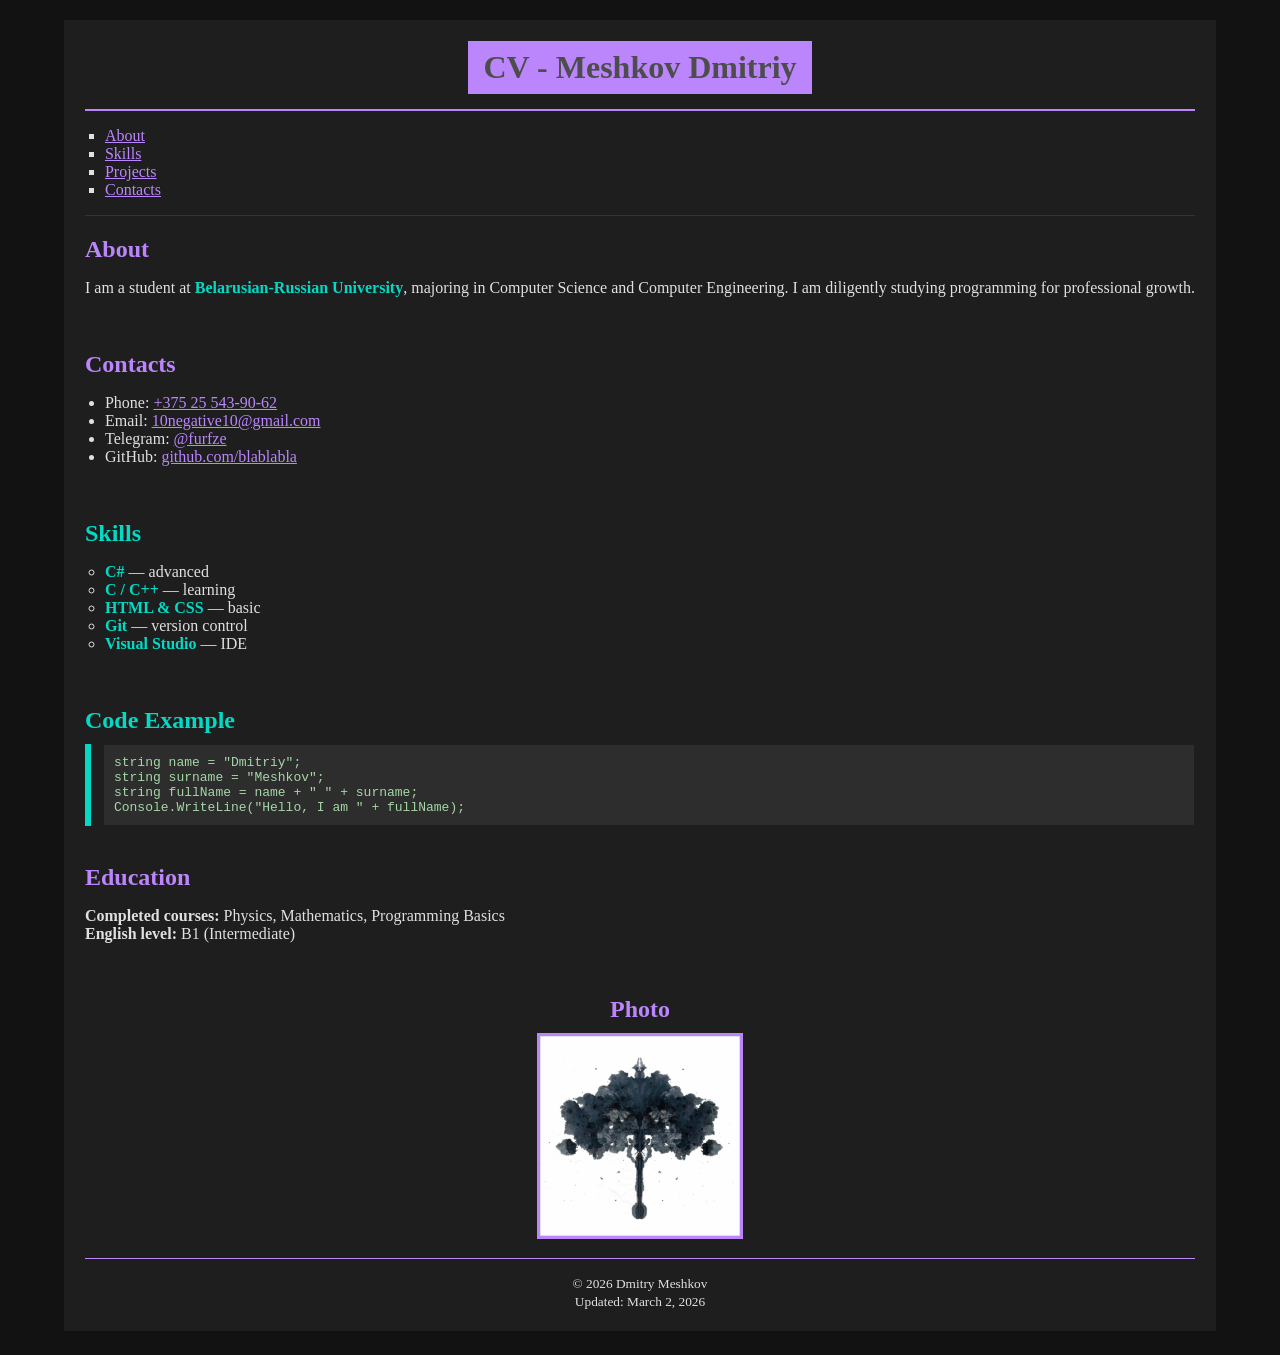
<file: Lab1/index.html>
<!DOCTYPE html>
<html lang="en">
<head>
    <meta charset="UTF-8">
    <meta name="viewport" content="width=device-width, initial-scale=1.0">
    <title>CV - Meshkov Dmitriy</title>
</head>
<body style="background-color:#121212; color:#e0e0e0; text-align:center; margin:0; padding:20px;">

    <div style="display:inline-block; text-align:left;">
        
        <table style="background-color:#1e1e1e; padding:20px; border-spacing:0; border:0;">
            <tr>
                <td>

                    <header style="text-align:center;">
                        <h1 style="background-color:#bb86fc; color:#4d4d4d; padding:8px 15px; display:inline-block; margin:0;">
                            CV - Meshkov Dmitriy
                        </h1>
                    </header>
                    
                    <hr style="border:0; border-top:2px solid #bb86fc; margin:15px 0;">

                    <nav>
                        <ul style="list-style-type:square; padding-left:20px;">
                            <li><a href="#about" style="color:#bb86fc;">About</a></li>
                            <li><a href="#skills" style="color:#bb86fc;">Skills</a></li>
                            <li><a href="#projects" style="color:#bb86fc;">Projects</a></li>
                            <li><a href="#contacts" style="color:#bb86fc;">Contacts</a></li>
                        </ul>
                    </nav>
                    
                    <hr style="border:0; border-top:1px solid #333; margin:15px 0;">

                    <div>
                        <section id="about">
                            <h2 style="color:#bb86fc; margin-bottom:10px;">About</h2>
                            <p>
                                I am a student at 
                                <strong style="color:#03dac6;">Belarusian-Russian University</strong>, 
                                majoring in Computer Science and Computer Engineering. 
                                I am diligently studying programming for professional growth.
                            </p>
                        </section>
                        
                        <br>

                        <section id="contacts">
                            <h2 style="color:#bb86fc; margin-bottom:10px;">Contacts</h2>
                            <ul style="padding-left:20px;">                                <li>Phone: <a href="tel:+375255439062" style="color:#bb86fc;">+375 25 543-90-62</a></li>
                                <li>Email: <a href="mailto:10negative10@gmail.com" style="color:#bb86fc;">10negative10@gmail.com</a></li>
                                <li>Telegram: <a href="https://t.me/furfze" target="_blank" style="color:#bb86fc;">@furfze</a></li>
                                <li>GitHub: <a href="https://github.com/blablabla" target="_blank" style="color:#bb86fc;">github.com/blablabla</a></li>
                            </ul>
                        </section>
                        <br>

                        <section id="skills">
                            <h2 style="color:#03dac6; margin-bottom:10px;">Skills</h2>
                            <ul style="list-style-type:circle; padding-left:20px;">
                                <li><strong style="color:#03dac6;">C#</strong> — advanced</li>
                                <li><strong style="color:#03dac6;">C / C++</strong> — learning</li>
                                <li><strong style="color:#03dac6;">HTML & CSS</strong> — basic</li>
                                <li><strong style="color:#03dac6;">Git</strong> — version control</li>
                                <li><strong style="color:#03dac6;">Visual Studio</strong> — IDE</li>
                            </ul>
                        </section>
                        <br>
                        <section>
                            <h2 style="color:#03dac6; margin-bottom:10px;">Code Example</h2>
                            <table style="width:100%; border-spacing:0; border:0; text-align:left;">
                                <tr>
                                    <td style="width:4px; background-color:#03dac6;"></td>
                                    <td style="width:10px;"></td>
                                    <td>
                                        <pre style="background-color:#2d2d2d; color:#a5d6a7; padding:10px; margin:0;"><code>string name = "Dmitriy";
string surname = "Meshkov";
string fullName = name + " " + surname;
Console.WriteLine("Hello, I am " + fullName);</code></pre>
                                    </td>
                                </tr>
                            </table>
                            <br>
                        </section>

                        <section>
                            <h2 style="color:#bb86fc; margin-bottom:10px;">Education</h2>
                            <p>
                                <strong>Completed courses:</strong> Physics, Mathematics, Programming Basics<br>
                                <strong>English level:</strong> B1 (Intermediate)
                            </p>
                        </section>
                        <br>

                        <section style="text-align:center;">
                            <h2 style="color:#bb86fc; margin-bottom:10px;">Photo</h2>
                            <img src="photo.jpg" alt="Meshkov Dmitriy" width="200" height="200" style="border:3px solid #bb86fc;">
                        </section>
                    </div>

                    <hr style="border:0; border-top:1px solid #bb86fc; margin:15px 0;">

                    <footer style="text-align:center;">
                        <small>
                            &copy; 2026 Dmitry Meshkov<br>
                            <time datetime="2026-03-02">Updated: March 2, 2026</time>
                        </small>
                    </footer>

                </td>
            </tr>
        </table>
    </div>

</body>
</html>
</file>
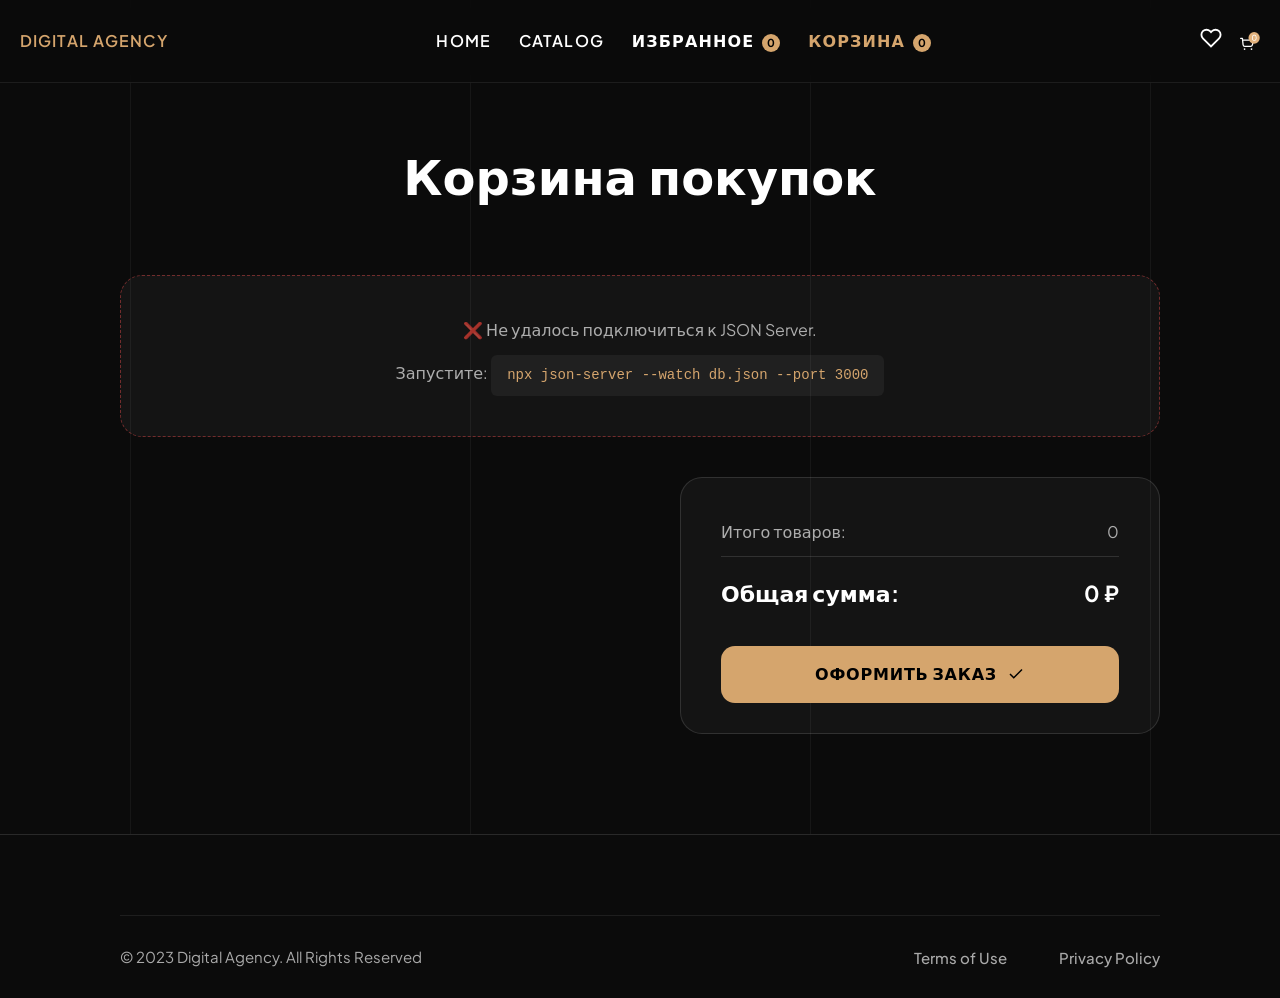
<file: cart.html>
<!DOCTYPE html>
<html lang="ru">
<head>
  <meta charset="UTF-8">
  <meta name="viewport" content="width=device-width, initial-scale=1.0">
  <title>Корзина | Digital Agency</title>
  <link rel="preconnect" href="https://fonts.googleapis.com">
  <link rel="preconnect" href="https://fonts.gstatic.com" crossorigin>
  <link href="https://fonts.googleapis.com/css2?family=Plus+Jakarta+Sans:wght@400;500;600&family=Poppins:wght@500;600;700&display=swap" rel="stylesheet">
  <link rel="stylesheet" href="./css/style.css">
  <link rel="stylesheet" href="./css/catalog.css">
</head>
<body>
  <header class="site-header">
    <div class="container header__inner">
      <a href="index.html" class="nav__linkhome">Digital Agency</a>
      <nav class="nav" aria-label="Навигация">
        <ul class="nav__list">
          <li><a href="index.html" class="nav__link">HOME</a></li>
          <li><a href="catalog.html" class="nav__link">CATALOG</a></li>
          <li><a href="favorites.html" class="nav__link">ИЗБРАННОЕ <span id="fav-count-header" class="nav-badge">0</span></a></li>
          <li><a href="cart.html" class="nav__linkhome">КОРЗИНА <span id="cart-count-header" class="nav-badge">0</span></a></li>
        </ul>
      </nav>
      <div class="header__actions">
        <a href="favorites.html" class="icon-btn" aria-label="Избранное">
          <svg width="22" height="22" viewBox="0 0 24 24" fill="none" stroke="currentColor" stroke-width="2"><path d="M20.84 4.61a5.5 5.5 0 0 0-7.78 0L12 5.67l-1.06-1.06a5.5 5.5 0 0 0-7.78 7.78l1.06 1.06L12 21.23l7.78-7.78 1.06-1.06a5.5 5.5 0 0 0 0-7.78z"/></svg>
        </a>
        <a href="cart.html" class="icon-btn" aria-label="Корзина">
          <img src="./assets/icons/cart.svg" alt="">
        </a>
      </div>
    </div>
  </header>

  <main class="container">
    <section class="catalog">
      <h1 class="catalog__title">Корзина покупок</h1>

      <div id="loading" class="catalog__loading hidden">Загрузка...</div>

      <div id="cart-content" class="cart-content hidden">
        <div id="cart-list" class="cart-list"></div>

        <div class="cart-summary">
          <div class="cart-summary__row">
            <span>Итого товаров:</span>
            <span id="cart-item-count">0</span>
          </div>
          <div class="cart-summary__row cart-summary__total">
            <span>Общая сумма:</span>
            <span id="cart-total">0 ₽</span>
          </div>
          <button id="checkout-btn" class="checkout-btn">
            Оформить заказ
            <svg width="18" height="18" viewBox="0 0 24 24" fill="none" stroke="currentColor" stroke-width="2"><polyline points="20 6 9 17 4 12"/></svg>
          </button>
        </div>
      </div>

      <div id="no-results" class="catalog__no-results hidden">
        Корзина пуста. <a href="catalog.html" style="color:var(--accent)">Перейти в каталог →</a>
      </div>
    </section>
  </main>

  <footer class="site-footer">
    <div class="container">
      <div class="footer__bottom">
        <p class="footer__copy">© 2023 Digital Agency. All Rights Reserved</p>
        <div class="footer__legal">
          <a href="#">Terms of Use</a>
          <a href="#">Privacy Policy</a>
        </div>
      </div>
    </div>
  </footer>

  <div id="toast" class="toast hidden"></div>

  <script src="./assets/js/cart.js"></script>
</body>
</html>
</file>
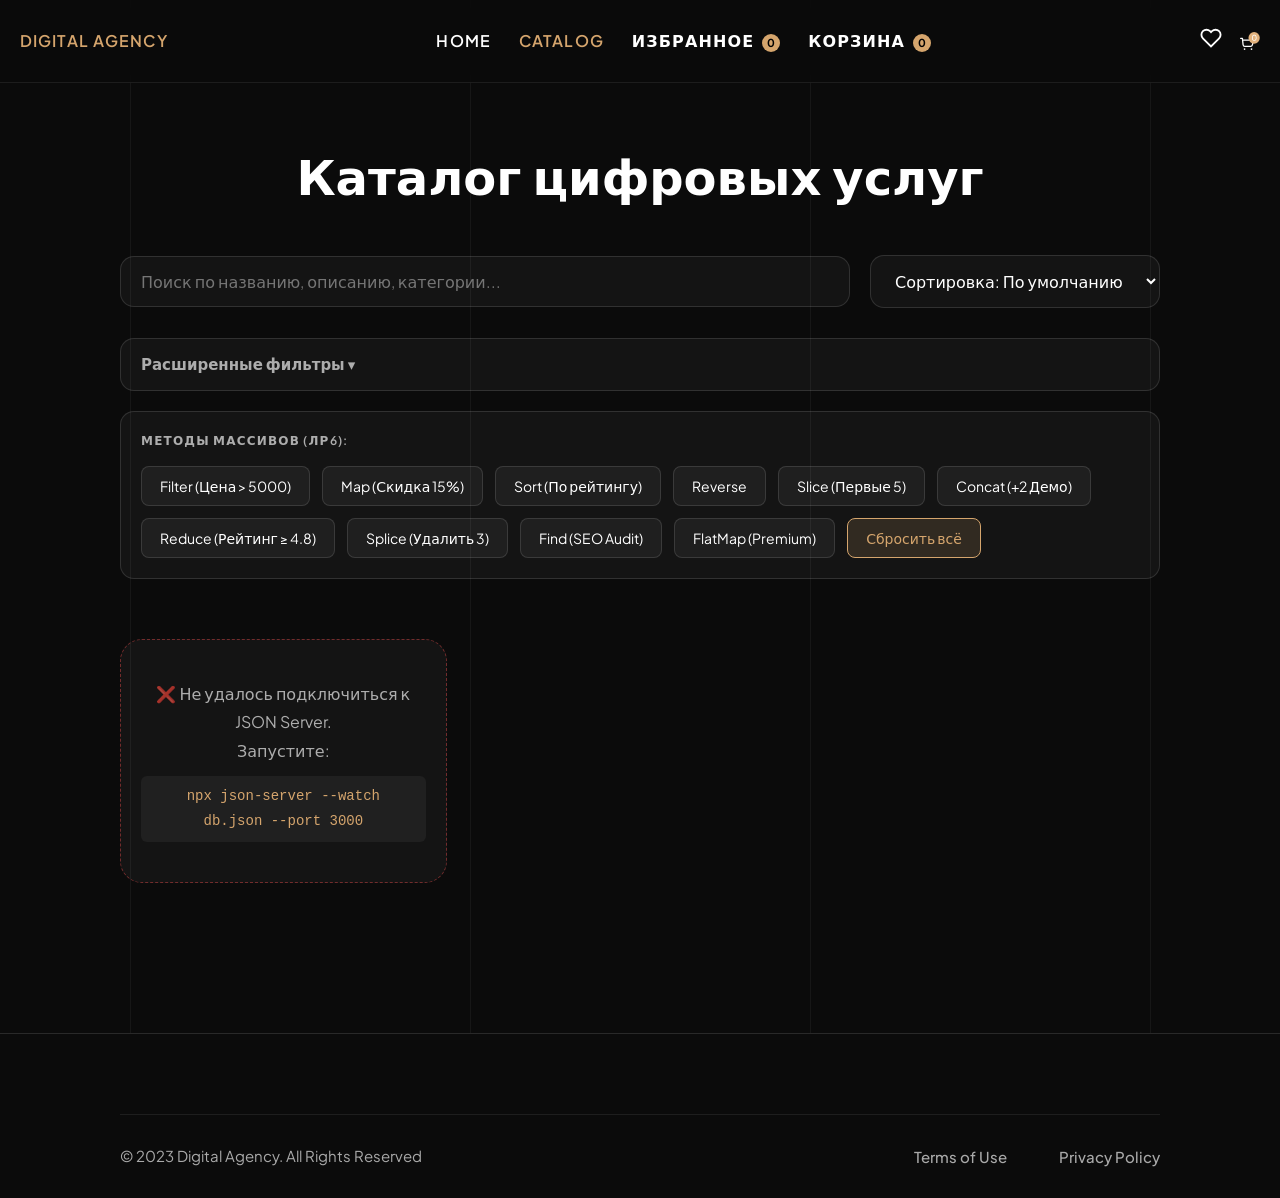
<file: catalog.html>
<!DOCTYPE html>
<html lang="ru">
<head>
  <meta charset="UTF-8">
  <meta name="viewport" content="width=device-width, initial-scale=1.0">
  <title>Каталог услуг | Digital Agency</title>
  <link rel="preconnect" href="https://fonts.googleapis.com">
  <link rel="preconnect" href="https://fonts.gstatic.com" crossorigin>
  <link href="https://fonts.googleapis.com/css2?family=Plus+Jakarta+Sans:wght@400;500;600&family=Poppins:wght@500;600;700&display=swap" rel="stylesheet">
  <link rel="stylesheet" href="./css/style.css">
  <link rel="stylesheet" href="./css/catalog.css">
</head>
<body>
  <header class="site-header">
    <div class="container header__inner">
      <a href="index.html" class="nav__linkhome">Digital Agency</a>
      <nav class="nav" aria-label="Навигация">
        <ul class="nav__list">
          <li><a href="index.html" class="nav__link">HOME</a></li>
          <li><a href="catalog.html" class="nav__linkhome">CATALOG</a></li>
          <li><a href="favorites.html" class="nav__link">ИЗБРАННОЕ <span id="fav-count-header" class="nav-badge">0</span></a></li>
          <li><a href="cart.html" class="nav__link">КОРЗИНА <span id="cart-count-header" class="nav-badge">0</span></a></li>
        </ul>
      </nav>
      <div class="header__actions">
        <a href="favorites.html" class="icon-btn" aria-label="Избранное">
          <svg width="22" height="22" viewBox="0 0 24 24" fill="none" stroke="currentColor" stroke-width="2"><path d="M20.84 4.61a5.5 5.5 0 0 0-7.78 0L12 5.67l-1.06-1.06a5.5 5.5 0 0 0-7.78 7.78l1.06 1.06L12 21.23l7.78-7.78 1.06-1.06a5.5 5.5 0 0 0 0-7.78z"/></svg>
        </a>
        <a href="cart.html" class="icon-btn" aria-label="Корзина">
          <img src="./assets/icons/cart.svg" alt="">
        </a>
      </div>
    </div>
  </header>

  <main class="container">
    <section class="catalog">
      <h1 class="catalog__title">Каталог цифровых услуг</h1>

      <!-- Основные фильтры -->
      <div class="catalog__controls">
        <input type="text" id="search-input" class="catalog__search" placeholder="Поиск по названию, описанию, категории...">
        <select id="sort-select" class="catalog__sort">
          <option value="">Сортировка: По умолчанию</option>
          <option value="price_asc">По цене (возрастание)</option>
          <option value="price_desc">По цене (убывание)</option>
          <option value="rating_desc">По рейтингу</option>
          <option value="name_asc">По названию (А-Я)</option>
        </select>
      </div>

      <!-- Категории -->
      <div id="category-filters" class="catalog__categories"></div>

      <!-- Расширенная фильтрация -->
      <details class="catalog__advanced">
        <summary class="catalog__advanced-toggle">Расширенные фильтры ▾</summary>
        <div class="catalog__advanced-body">
          <div class="advanced-filter-row">
            <div class="advanced-filter-group">
              <label>Мин. цена (₽)</label>
              <input type="number" id="price-min" class="catalog__search" placeholder="0" min="0">
            </div>
            <div class="advanced-filter-group">
              <label>Макс. цена (₽)</label>
              <input type="number" id="price-max" class="catalog__search" placeholder="100000" min="0">
            </div>
            <div class="advanced-filter-group">
              <label>Мин. рейтинг</label>
              <input type="number" id="rating-min" class="catalog__search" placeholder="0" min="0" max="5" step="0.1">
            </div>
            <div class="advanced-filter-group">
              <label>Макс. рейтинг</label>
              <input type="number" id="rating-max" class="catalog__search" placeholder="5" min="0" max="5" step="0.1">
            </div>
          </div>
          <button id="apply-advanced-btn" class="method-btn">Применить</button>
          <button id="reset-advanced-btn" class="method-btn method-btn--reset">Сбросить расширенные</button>
        </div>
      </details>

      <!-- Кнопки методов массива (лаба 6) -->
      <div class="catalog__methods">
        <span class="catalog__methods-label">Методы массивов (ЛР6):</span>
        <button data-method="filter" class="method-btn">Filter (Цена > 5000)</button>
        <button data-method="map" class="method-btn">Map (Скидка 15%)</button>
        <button data-method="sort" class="method-btn">Sort (По рейтингу)</button>
        <button data-method="reverse" class="method-btn">Reverse</button>
        <button data-method="slice" class="method-btn">Slice (Первые 5)</button>
        <button data-method="concat" class="method-btn">Concat (+2 Демо)</button>
        <button data-method="reduce" class="method-btn">Reduce (Рейтинг ≥ 4.8)</button>
        <button data-method="splice" class="method-btn">Splice (Удалить 3)</button>
        <button data-method="find" class="method-btn">Find (SEO Audit)</button>
        <button data-method="flatMap" class="method-btn">FlatMap (Premium)</button>
        <button id="reset-btn" class="method-btn method-btn--reset">Сбросить всё</button>
      </div>

      <!-- Статус загрузки -->
      <div id="loading" class="catalog__loading hidden">Загрузка...</div>

      <!-- Сетка карточек -->
      <div id="catalog-grid" class="catalog__grid"></div>

      <!-- Нет результатов -->
      <div id="no-results" class="catalog__no-results hidden">
        По заданным критериям услуги не найдены. Измените параметры поиска или фильтры.
      </div>

      <!-- Пагинация -->
      <div id="pagination" class="catalog__pagination"></div>
    </section>
  </main>

  <footer class="site-footer">
    <div class="container">
      <div class="footer__bottom">
        <p class="footer__copy">© 2023 Digital Agency. All Rights Reserved</p>
        <div class="footer__legal">
          <a href="#">Terms of Use</a>
          <a href="#">Privacy Policy</a>
        </div>
      </div>
    </div>
  </footer>

  <div id="toast" class="toast hidden"></div>

  <script src="./assets/js/catalog.js"></script>
</body>
</html>
</file>
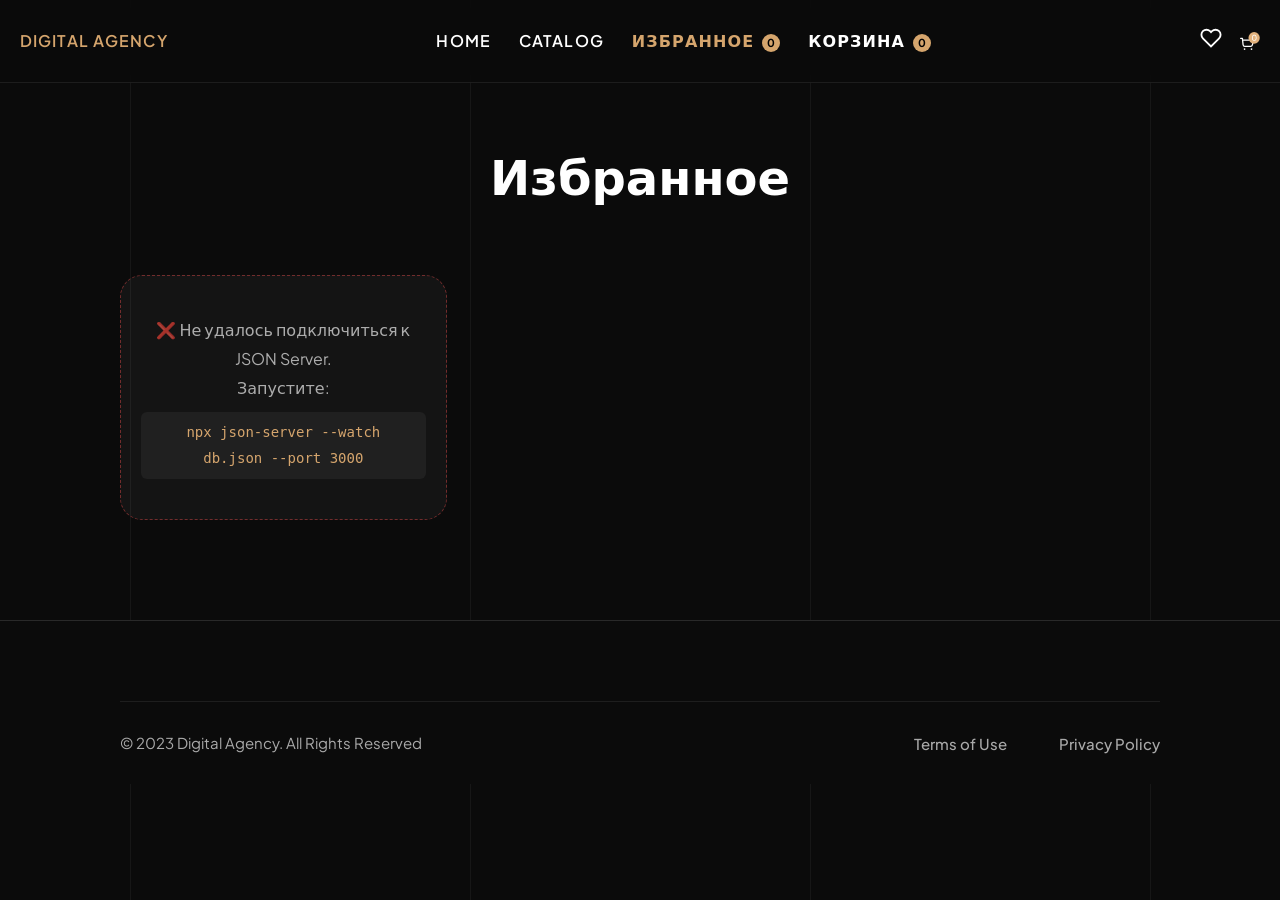
<file: favorites.html>
<!DOCTYPE html>
<html lang="ru">
<head>
  <meta charset="UTF-8">
  <meta name="viewport" content="width=device-width, initial-scale=1.0">
  <title>Избранное | Digital Agency</title>
  <link rel="preconnect" href="https://fonts.googleapis.com">
  <link rel="preconnect" href="https://fonts.gstatic.com" crossorigin>
  <link href="https://fonts.googleapis.com/css2?family=Plus+Jakarta+Sans:wght@400;500;600&family=Poppins:wght@500;600;700&display=swap" rel="stylesheet">
  <link rel="stylesheet" href="./css/style.css">
  <link rel="stylesheet" href="./css/catalog.css">
</head>
<body>
  <header class="site-header">
    <div class="container header__inner">
      <a href="index.html" class="nav__linkhome">Digital Agency</a>
      <nav class="nav" aria-label="Навигация">
        <ul class="nav__list">
          <li><a href="index.html" class="nav__link">HOME</a></li>
          <li><a href="catalog.html" class="nav__link">CATALOG</a></li>
          <li><a href="favorites.html" class="nav__linkhome">ИЗБРАННОЕ <span id="fav-count-header" class="nav-badge">0</span></a></li>
          <li><a href="cart.html" class="nav__link">КОРЗИНА <span id="cart-count-header" class="nav-badge">0</span></a></li>
        </ul>
      </nav>
      <div class="header__actions">
        <a href="favorites.html" class="icon-btn" aria-label="Избранное">
          <svg width="22" height="22" viewBox="0 0 24 24" fill="none" stroke="currentColor" stroke-width="2"><path d="M20.84 4.61a5.5 5.5 0 0 0-7.78 0L12 5.67l-1.06-1.06a5.5 5.5 0 0 0-7.78 7.78l1.06 1.06L12 21.23l7.78-7.78 1.06-1.06a5.5 5.5 0 0 0 0-7.78z"/></svg>
        </a>
        <a href="cart.html" class="icon-btn" aria-label="Корзина">
          <img src="./assets/icons/cart.svg" alt="">
        </a>
      </div>
    </div>
  </header>

  <main class="container">
    <section class="catalog">
      <h1 class="catalog__title">Избранное</h1>

      <div id="loading" class="catalog__loading hidden">Загрузка...</div>
      <div id="favorites-grid" class="catalog__grid"></div>
      <div id="no-results" class="catalog__no-results hidden">
        В избранном пока ничего нет. <a href="catalog.html" style="color:var(--accent)">Перейти в каталог →</a>
      </div>
    </section>
  </main>

  <footer class="site-footer">
    <div class="container">
      <div class="footer__bottom">
        <p class="footer__copy">© 2023 Digital Agency. All Rights Reserved</p>
        <div class="footer__legal">
          <a href="#">Terms of Use</a>
          <a href="#">Privacy Policy</a>
        </div>
      </div>
    </div>
  </footer>

  <div id="toast" class="toast hidden"></div>

  <script src="./assets/js/favorites.js"></script>
</body>
</html>
</file>
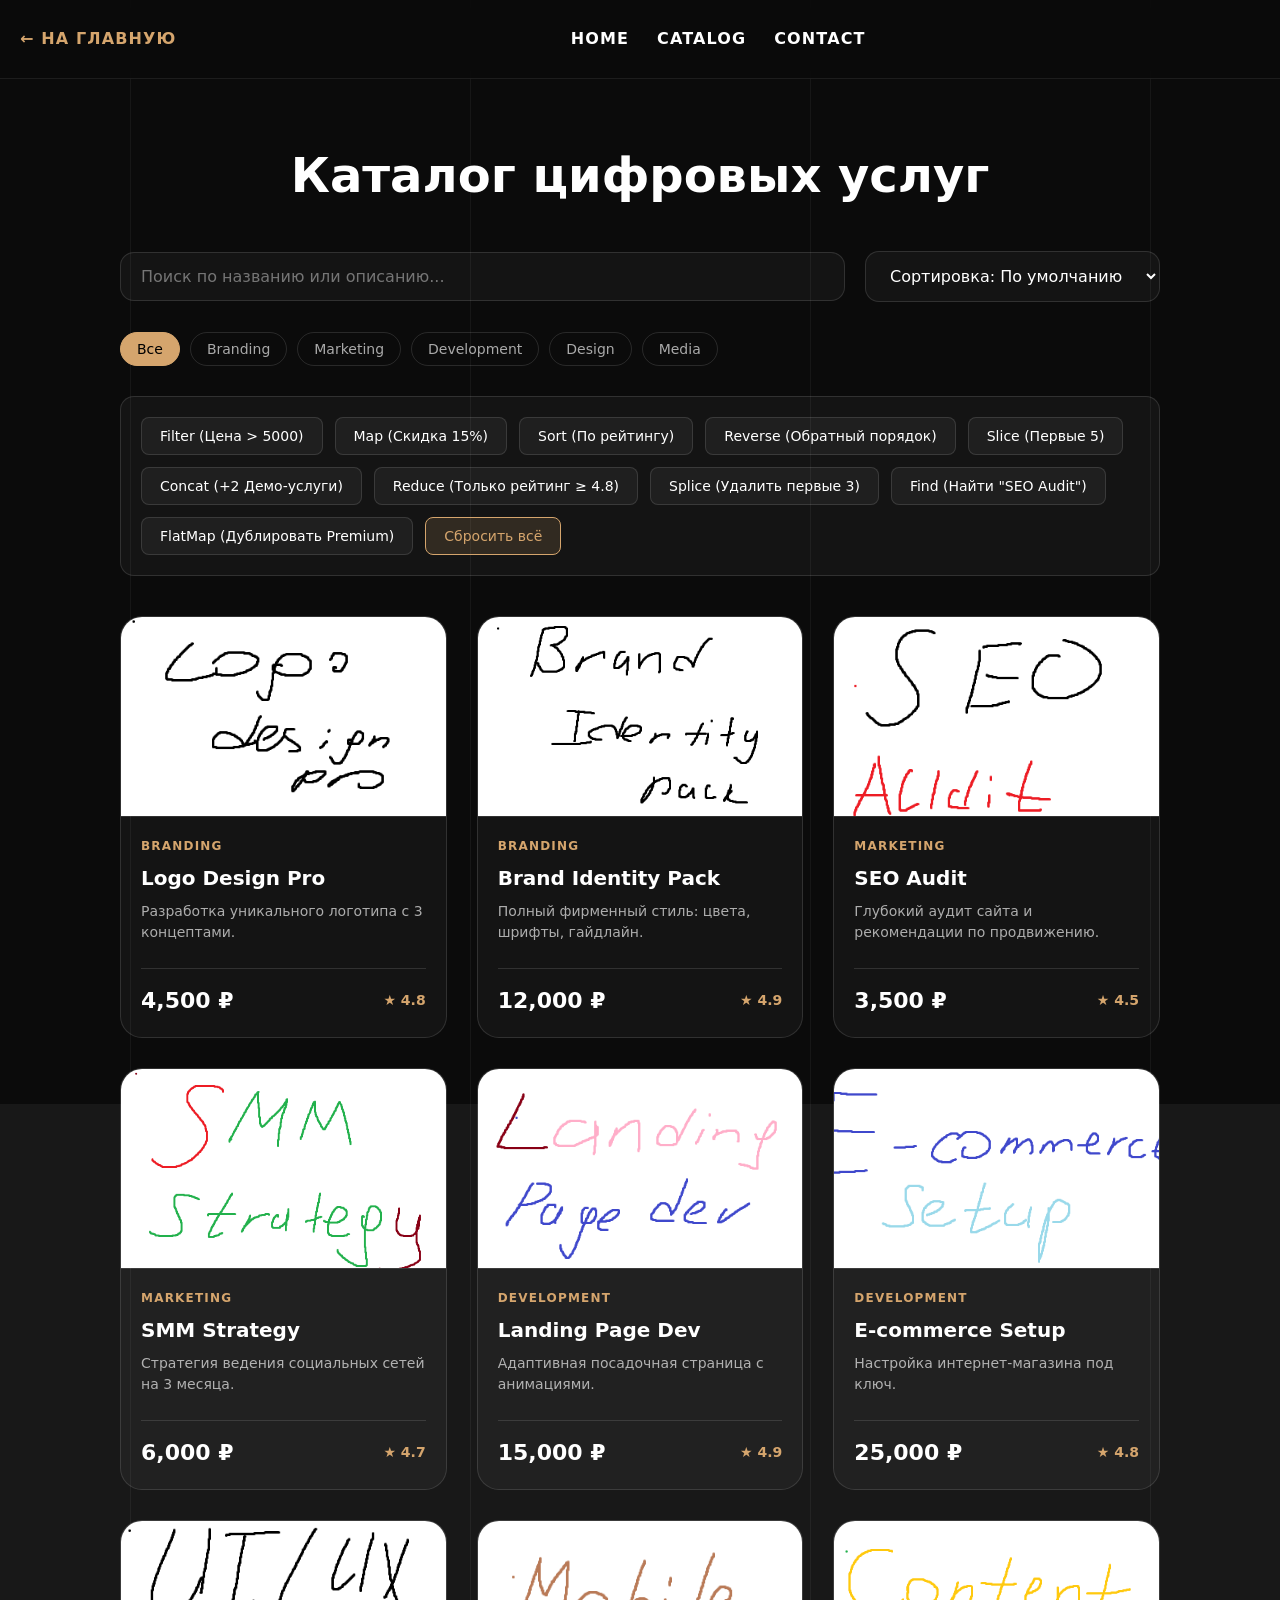
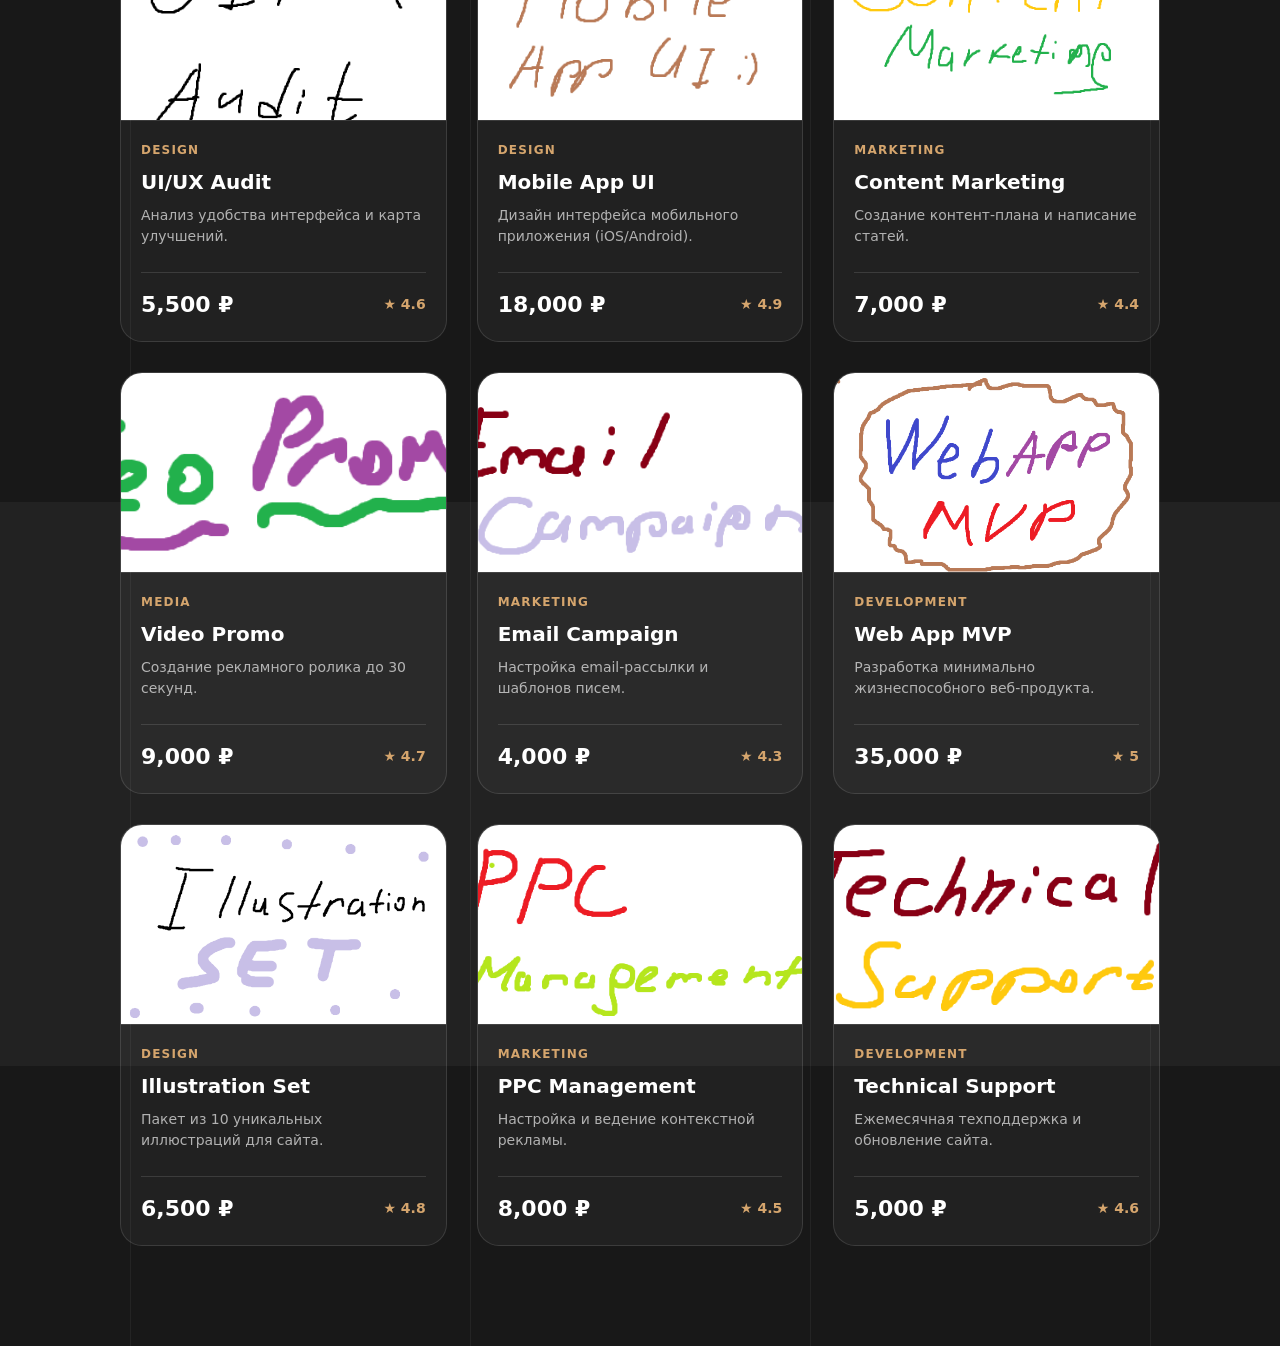
<file: lab6/catalog.html>
<!DOCTYPE html>
<html lang="ru">
<head>
  <meta charset="UTF-8">
  <meta name="viewport" content="width=device-width, initial-scale=1.0">
  <title>Каталог услуг | Digital Agency</title>
  <link rel="stylesheet" href="./css/style.css">
  <link rel="stylesheet" href="./css/catalog.css">
</head>
<body>
  <header class="site-header">
    <div class="container header__inner">
      <a href="index.html" class="nav__linkhome">← На главную</a>
      <nav class="nav">
        <ul class="nav__list">
          <li><a href="index.html" class="nav__link">Home</a></li>
          <li><a href="#" class="nav__link">Catalog</a></li>
          <li><a href="#" class="nav__link">Contact</a></li>
        </ul>
      </nav>
    </div>
  </header>

  <main class="container">
    <section class="catalog">
      <h1 class="catalog__title">Каталог цифровых услуг</h1>
      
      <div class="catalog__controls">
        <input type="text" id="search-input" class="catalog__search" placeholder="Поиск по названию или описанию...">
        <select id="sort-select" class="catalog__sort">
          <option value="default">Сортировка: По умолчанию</option>
          <option value="price-asc">По цене (возрастание)</option>
          <option value="price-desc">По цене (убывание)</option>
          <option value="rating-desc">По рейтингу</option>
          <option value="name-asc">По названию (А-Я)</option>
        </select>
        <div id="category-filters" class="catalog__categories"></div>
      </div>

      <div class="catalog__methods">
        <button data-method="filter" class="method-btn">Filter (Цена > 5000)</button>
        <button data-method="map" class="method-btn">Map (Скидка 15%)</button>
        <button data-method="sort" class="method-btn">Sort (По рейтингу)</button>
        <button data-method="reverse" class="method-btn">Reverse (Обратный порядок)</button>
        <button data-method="slice" class="method-btn">Slice (Первые 5)</button>
        <button data-method="concat" class="method-btn">Concat (+2 Демо-услуги)</button>
        <button data-method="reduce" class="method-btn">Reduce (Только рейтинг ≥ 4.8)</button>
        <button data-method="splice" class="method-btn">Splice (Удалить первые 3)</button>
        <button data-method="find" class="method-btn">Find (Найти "SEO Audit")</button>
        <button data-method="flatMap" class="method-btn">FlatMap (Дублировать Premium)</button>
        <button id="reset-btn" class="method-btn method-btn--reset">Сбросить всё</button>
      </div>

      <div id="catalog-grid" class="catalog__grid"></div>
      
      <div id="no-results" class="catalog__no-results hidden">
        По заданным критериям услуги не найдены. Измените параметры поиска или фильтры.
      </div>
    </section>
  </main>

  <script src="./assets/js/catalog.js"></script>
</body>
</html>
</file>
<file: css/style.css>
:root {
  --page-width: 1440px;
  --container-width: 1240px;
  --container-pad: 100px;
  
  --bg: #0b0b0b;
  --panel: rgba(255, 255, 255, 0.04);
  --panel-hover: rgba(255, 255, 255, 0.07);
  --border: rgba(255, 255, 255, 0.12);
  --text: #ffffff;
  --text-muted: rgba(255, 255, 255, 0.65);
  --accent: #d5a56d;
  
  --font-head: "Poppins", system-ui, sans-serif;
  --font-body: "Plus Jakarta Sans", system-ui, sans-serif;
  
  --radius: 22px;
  --radius-sm: 14px;
  --transition: 0.2s ease;
}

*, *::before, *::after { box-sizing: border-box; }
html { scroll-behavior: smooth; overflow-x: hidden; width: 100%; }
body {
  margin: 0 auto;
  position: relative;
  min-width: 320px;
  font-family: var(--font-body);
  background: var(--bg) url('../assets/img/BACKGROUND.png') no-repeat center center;
  background-position: center 0px;
  color: var(--text);
  line-height: 1.5;
  -webkit-font-smoothing: antialiased;
}

a { color: inherit; text-decoration: none; }
ul, ol { margin: 0; padding: 0; list-style: none; }
h1, h2, h3, h4, p { margin: 0; }
img { max-width: 100%; display: block; }

.container {
  width: 100%;
  max-width: var(--container-width);
  margin: 0 auto;
  padding: 0 var(--container-pad);
}

.skip-link {
  position: absolute; left: -9999px; top: 10px;
  padding: 10px 14px; background: var(--text); color: var(--bg);
  border-radius: var(--radius-sm); z-index: 999;
}
.skip-link:focus { left: 12px; }

/* ===== HEADER ===== */
.site-header {
  position: sticky;
  top: 0;
  z-index: 10;
  border-bottom: 1px solid rgba(255, 255, 255, 0.08);
  background: rgba(11, 11, 11, 0.85);
  backdrop-filter: blur(12px);
}

.header__inner {
  display: flex;
  align-items: center;
  padding: 27px 0;
}

.nav {
  margin-left: 242px; 
  margin-right: 24px;
}

.nav__list {
  display: flex;
  gap: 28px; 
  margin: 0;
  padding: 0;
}

.nav__linkhome {
  font-family: var(--font-body);
  font-weight: 600;
  font-size: 16px;
  line-height: 1.4;
  letter-spacing: 0.07em; 
  color: #d5a56d;
  text-transform: uppercase;
  opacity: 1;
}
.nav__link {
  font-family: var(--font-body);
  font-weight: 600;
  font-size: 16px;
  line-height: 1.4;
  letter-spacing: 0.07em; 
  color: #ffffff;
  text-transform: uppercase;
  opacity: 1;
}

.nav__icon {
  display: inline-block;
  vertical-align: middle; 
  margin-left: 2px;       
  width: 10px;            
  height: auto;
  opacity: 1;           

}

.nav__link:hover .nav__icon {
  opacity: 1;
}

.header__actions {
  display: flex;
  gap: 18px;
  align-items: center;
  margin-left: 167px;
}

.icon-btn {
  background: none;
  border: none;
  color: #fff;
  font-size: 18px;
  cursor: pointer;
  opacity: 1;

  transform: translate(-2px, 1px); 
}

/* ===== HERO SECTION ===== */
.hero {
  padding: 29px 0 0; 
  background: var(--bg) url('./assets/icons/bg-hero.svg') no-repeat center top;
  background-size: cover;
}

.hero__content {
  margin-left: -68px;
  margin-top: 48px;
}

.hero__grid {
  display: grid;
  grid-template-columns: 0.8fr 1.4fr; 
  gap: 26px;
  align-items: start;
}

/* --- Левая часть (Текст) --- */
.hero__title {
  font-family: var(--font-head);
  font-weight: 500;
  font-size: 100px; 
  line-height: 1.35;
  letter-spacing: 0;
  transform: translate(0px, -55px);
  
}

.hero__subtitle {
  font-size: 20px;
  opacity: 0.7;
  font-weight: 500;
  color: var(--muted);
  line-height: 1.4;
  max-width: 450px;
  margin-bottom: 60px;
  transform: translate(3px,-37px);
}

.hero__title-icon,
.hero__scroll-icon {
  position: relative;
}

.hero__title-icon {
  width: 55px;
  height: 55px;
  left: var(--hero-title-icon-offset-x, -25px);
  top: var(--hero-title-icon-offset-y, -56px);
}

.hero__scroll-icon {
  width: 62.31px;
  height: 60px;
  left: var(--hero-scroll-icon-offset-x, 297px);
  top: var(--hero-scroll-icon-offset-y, -118px);
}

.hero__play-btn {
  left: var(--hero-play-btn-offset-x, -28px);
  top: calc(50% + var(--hero-play-btn-offset-y, 0px));
  transform: translateY(var(--hero-play-btn-translate-y, -69.5%));
}

/* Индикатор SCROLL */
.hero__scroll {
  display: flex;
  flex-direction: column;
  align-items: center;
  gap: 8px;
  
  margin-left: -82px;         

  transform: translate(18px,-54px);
}

.hero__scroll-text {
  font-size: 14px;
  font-weight: 600;
  letter-spacing: 0.25em;
  line-height: 1.4;
  opacity: 0.8;
  color: var(--muted);
  writing-mode: vertical-lr;
  transform: rotate(180deg);
  text-orientation: mixed;
}

.hero__scroll-line {
  width: 1px;
  height: 60px;
  background: var(--muted);
}

.scroll__icon {
display: inline-block;
  vertical-align: middle; 
  width: 10px;   
  height: auto;
  opacity: 1; 
  transform: rotate(180deg) translateY(4px) translateX(2px);
}
.hero__visual {
  display: grid;
  grid-template-columns: 1.2fr 0.4fr;
  grid-template-rows: auto auto;
  align-items: start;
  gap: 60px;
  width: 100%;

  position: relative; 
  z-index: 0;
}

.hero__visual::before {
  content: "";
  position: absolute;
  inset: -27px -65px -15px 40px; /* подложка вокруг блока */
  background: #222222;
  z-index: -1;
}

.hero__img-wrap {
  grid-column: 1 / 2;
  position: relative;
  width: 100%;
}

.hero__img {
  width: 120%;
  max-width: 500px;
  display: block;
  transform: translate(41px, -27px);
}

.hero__play-btn {
  position: absolute;
  width: 138px;
  height: 138px;
  left: var(--hero-play-btn-offset-x, -28px);
  top: calc(50% + var(--hero-play-btn-offset-y, 0px));
  transform: translateY(var(--hero-play-btn-translate-y, -69.5%));
  border-radius: 100%;
  background: transparent;
  border: none;
  box-shadow: none;
  padding: 0;
  cursor: pointer;
  display: flex;
  align-items: center;
  justify-content: center;
  z-index: 2;
}

.hero__play-icon {
  width: 138px;
  height: 138px;
  fill: #000;
}


/* Статистика (Справа от фото) */
.hero__stats {
  grid-column: 2 / 3;
  display: flex;
  flex-direction: column;
  gap: 48px;
  margin-top: 27px;     
  justify-self: end;   
  transform: translateX(32px); 
}

.stat-value {
  display: block;
  font-family: var(--font-head);
  font-weight: 600;
  font-size: 40px;
  color: var(--text);
  line-height: 2.2;
}
.stat-label {
  display: block;
  font-weight: 600;
  margin-top: -20px;
  font-size: 12px;
  line-height: 2.2;
  color: var(--muted-2);
  white-space: nowrap;
}

.hero__peoples {
  grid-column: 1 / -1; 
  grid-row: 2 / 3;    
  margin-top: -68px; 
  margin-left: 70px; 
  z-index: 2;
  width: fit-content;
  display: flex;
  align-items: center;
  gap: 65px;
}

.peoples-avatars {
  display: flex;
  flex-direction: row;
}

.peoples-avatar {
  width: 87px;
  height: 87px;
  border-radius: 50%;
  border: 4px solid #222222; 
  margin-right: 0px;
  margin-left: -23px; 
  object-fit:cover;
}
.peoples-avatar:first-child {
  margin-left: 0;
}
.peoples-avatar:nth-child(1) { z-index: 3; }
.peoples-avatar:nth-child(2) { z-index: 2; }
.peoples-avatar:nth-child(3) { z-index: 1; }

.peoples-text {
  display: flex;
  flex-direction: column;
  font-size: 20px;
  margin-top: -2px;
  margin-left: -54px; 
}
.peoples-text strong {
  color: var(--text);
  font-size: 20px;  white-space: nowrap;}
.peoples-text span {
  margin-left: 1px;
  margin-top: 2px;
  color: var(--muted-2);
  font-size: 16px;
  line-height: 1.4;
  opacity: 0.8;
}

/* ===== LOGOS SECTION ===== */
.logos {
  transform: translateY(var(--logos-offset-y, -55px));
  border-bottom: 1px solid var(--stroke);
}

.logos__grid{
  display: flex;
  align-items: center; 
  padding-left: 35px;
}

.logos__img {
  height: 50px;
  margin-right: 73px; 
  width: auto;
  display: block;
  filter: brightness(0) invert(1); 
}
.logos__img:last-child
{
  margin-left: -1px;
height: 60px;}



/* ABOUT */
.about {
  padding: 80px 0 140px;
}

.about__wrapper {
  display: grid;
  gap: 40px;
  position: relative;
}

.about__content {
  display: flex;
  flex-direction: column;
  gap: 4px;
  margin-top: 50px;
  transform: translate(-64px,4px);
}

.about__row {
  display: grid;
  grid-template-columns: 1.4fr 0.8fr;
  gap: 24px;
  align-items: start;
}

.about__body {
  display: flex;
  flex-direction: column;
  gap: 21px;
  transform: translate(64px, -2px);
}

/* ===== Кнопка LEARN MORE с кругом ===== */
.about__learn-btn {
  display: inline-flex;
  align-items: center;
  gap: 0;
  text-decoration: none;
  margin-top: 6px;
  position: relative;
  width: fit-content;
}

.about__learn-btn-circle {
  display: flex;
  align-items: center;
  justify-content: center;
  width: 60px;
  height: 60px;
  flex-shrink: 0;
}

.about__learn-btn-circle img {
  width: 100%;
  height: 100%;
  object-fit: contain;
}

.about__learn-btn-text {
  font-family: var(--font-body);
  font-weight: 700;
  font-size: 16px;
  line-height: 1.4;
  letter-spacing: 0.18em;
  text-transform: uppercase;
  color: var(--text);
  margin-left: -45px; 
  padding-left: 10px; 
  position: relative;
  z-index: 1;
  white-space: nowrap;
}

.about__learn-btn:hover .about__learn-btn-circle img {
  opacity: 0.8;
}

.about__learn-btn:hover .about__learn-btn-text {
  color: var(--accent);
}

.about__visual {
  position: relative;
}

.about__img-wrap {
  position: relative;
  width: 100%;
}

.about__img {
  width: 120%;
  max-width: 700px; 
  height: 530px;      
  display: block;
  border-radius: 0;
  transform: translate(-65px, 4px);
}

.about__icon {
  position: absolute;
  width: auto;
  height: auto;
  opacity: 1;
}

.about__icon--top {
  top: -69px;
  right: -59px;
  object-fit: cover;
  z-index: -1;
}

.about__icon--bottom {
  bottom: -28px;
  left: -113px;
  object-fit: cover;
}

.about__stats-panel {
  position: absolute;
  bottom: -103px;
  left: 100%;
  transform: translateX(-45%);
  background: rgba(51, 51, 51, 0.95);
  padding: 42px 59px;
  display: flex;
  gap: 124px;
  z-index: 2;
}

.about__stat-item {
  display: flex;
  flex-direction: column;
  gap: 0px;
  transform: translate(0px,10px);
}

.about__stat-value {
  font-family: var(--font-head);
  font-weight: 600;
  font-size: 50px;
  color: var(--text);
  line-height: 1.75;
}

.about__stat-label {
  font-size: 16px;
  color: var(--text-muted);
  font-weight: 500;
  line-height: 1.75;
  white-space: nowrap;
  transform: translate(0px, -18px)
}

.about__label {
  display: block;
  font-size: 14px;
  font-weight: 500;
  opacity: 0.8;
  line-height: 1.6;
  letter-spacing: 0.15em;
  color: var(--text-muted);
  text-transform: uppercase;
}

.about__title {
  font-family: var(--font-head);
  font-weight: 600;
  font-size: 40px;
  line-height: 1.35;
  color: var(--text);
  display: block;
  max-width: 100%;
  white-space: normal;
  overflow-wrap: break-word;
}

.about__text {
  font-size: 16px;
  line-height: 1.4;
  color: var(--text-muted);
  font-weight: 500;
  letter-spacing: 0em;
}

.about__corner-icon {
  position: absolute;
  top: -18px;  
  right: -175px; 
  width: 104px; 
  height: 74.24px;
  z-index: 1;
  pointer-events: none; 
}
/* ===== SERVICES (FEATURES) ===== */
.services {
  padding: 55px 0;
  margin-top: 64px;
  border-top: 1px solid rgba(255, 255, 255, 0.1); 
  border-bottom: 1px solid rgba(255, 255, 255, 0.1);
}

.services__grid {
    display: grid;
    grid-template-columns: repeat(3, 1fr);
    gap: 108px; 
}

.service-card:nth-child(1) {
    transform: translate(-65px, -10px);
}

.service-card:nth-child(2) {
    transform: translate(-77px, -10px);
}

.service-card:nth-child(3) {
    transform: translate(-115px, -10px);
}

.service-card {
    display: flex;
    flex-direction: column;
}

.service-card__header {
    display: flex;
    align-items: flex-start;
    margin-bottom: 72px;
    gap: 20px;
}

.service-icon {
    width: 83px;
    height: 83px;
    flex-shrink: 0;
    margin-top: 55px;
    display: flex;
    align-items: center;
    justify-content: center;
}

.service-icon img {
    width: 100%;
    height: 100%;
    object-fit: contain;
}

.service-card:nth-child(1) .service-icon {
    width: 83px; 
    height: 83px;
}

.service-card:nth-child(2) .service-icon {
    width: 78.24px;  
    height: 80px;
    transform: translate(-3px,-2px);
    z-index: -1;
}

.service-card:nth-child(3) .service-icon {
    width: 74.11px; 
    height: 75px;
    transform: translate(4px,0px);
    z-index: -1;
}

.service-card__title {
    display: flex;
    flex-direction: column;
    gap: 0;
    line-height: 1;
    margin-top: 55px;
    margin-left: -50px;
}

.service-card:nth-child(2) .service-card__title {
    margin-left: -46px;
}

.service-card:nth-child(3) .service-card__title {
    margin-left: -39px;
}

/* Верхний текст (контурный) */
.service-card__title .outline-text {
    font-family: var(--font-head);
    font-weight: 600;
    font-size: 50px;
    line-height: 1.35;
    color: transparent;
    -webkit-text-stroke: 1px rgba(255, 255, 255);
    display: block;
    margin-bottom: 10px;
    letter-spacing: 0;
}

/* Нижний текст (сплошной) + черта */
.service-card__title .solid-text {
    font-family: var(--font-head);
    font-weight: 600;
    font-size: 50px;
    color: #ffffff;
    display: flex;
    align-items: center;
    gap: 18px;
    margin-bottom: -44px;
}

/* Сама черта */
.service-card__title .solid-text .dash {
    margin-bottom: -1px;
    margin-left: 2px;
    width: 30px;
    height: 1px;
    background-color: #ffffff;
    flex-shrink: 0;
}

.service-card__text {
    font-size: 16px;  
    color: rgba(255, 255, 255, 0.6);
    line-height: 1.5;
    width: 100%;
    max-width: none;
    white-space: nowrap;
    margin-bottom: 8px;
}

.service-list {
    margin-top: 12px;
    display: flex;
    flex-direction: column;
    gap: 6px;
    padding-left: 0px;
    transform: translate(-2px);
}

.service-list li {
    position: relative;
    padding-left: 20px;
    color: #ffffff;
    font-size: 16px;
    font-weight: 600;
}

.service-list li::before {
    content: "•";
    position: absolute;
    left: 0;
    color: #ffffff;
    font-weight: bold;
}

/* ===== PORTFOLIO SECTION ===== */
.portfolio {
  padding: 120px 0;
}

.portfolio__header {
  display: grid;
  grid-template-columns: 1fr 1fr;
  gap: 60px;
  margin-bottom: 80px;
}

.portfolio__left {
  display: flex;
  flex-direction: column;
  gap: 4px;
  margin-top: 33px;
  margin-left: -65px;
}

.portfolio__label {
  font-size: 14px;
  font-weight: 600;
  line-height: 1.6;
  opacity: 0.8;
  letter-spacing: 0.15em;
  color: var(--text-muted);
  text-transform: uppercase;
}

.portfolio__title {
  font-family: var(--font-head);
  font-size: 40px;
  font-weight: 600;
  line-height: 1.35;
  color: var(--text);
}

.portfolio__right {
  display: flex;
  flex-direction: column;
  gap: 32px;
  margin-top: 32px;
  margin-right: -36px;
  
}

.portfolio__description {
  font-size: 16px;
  font-weight: 500;
  line-height: 1.44;
  color: var(--text-muted);
  align-self: flex-end;
  white-space: nowrap;
  transform: translate(3px, 2px);
}

.portfolio__btn {
  display: inline-flex;
  align-items: center;
  gap: 0;
  text-decoration: none;
  position: relative;
  width: fit-content;
  transform: translate(5px, -4px);
  cursor: pointer;
}

.portfolio__btn-circle {
  display: flex;
  align-items: center;
  justify-content: center;
  width: 60px;
  height: 60px;
  }

.portfolio__btn-circle img {
  width: 100%;
  height: 100%;
  object-fit: contain;
}

.portfolio__btn-text {
  font-family: var(--font-body);
  font-weight: 700;
  font-size: 16px;
  line-height: 1.4;
  letter-spacing: 0.18em;
  text-transform: uppercase;
  color: var(--text);
  margin-left: -45px;
  margin-top: 2px;
  padding-left: 10px;
  position: relative;
  z-index: 1;
  white-space: nowrap;
}

.portfolio__content {
  position: relative;
  width: calc(100% + 130px);
  margin-left: -80px;
  overflow: visible;
  transform: translate(10px, -58px); 
}

.portfolio__list {
  display: flex;
  flex-direction: column;
  gap: 8px;
}

.portfolio__item {
  display: grid;
  grid-template-columns: 40px 1fr 120px; 
  align-items: center;
  gap: 20px;
  padding: 35px 0px; 
  border-bottom: 1px solid var(--border);
  cursor: pointer;
  transition: all var(--transition);
  position: relative;
}



.portfolio__item:hover {
  padding-left: 20px;
}

.portfolio__item:hover .portfolio__text {
  color: var(--accent);
}

.portfolio__item:hover .portfolio__arrow {
  opacity: 1;
  transform: translateX(8px);
}

.portfolio__number {
  font-size: 15px;
  font-weight: 500;
  color: var(--text-muted);
  transform: translate(4px, -29px);
}

.portfolio__text {
  font-family: var(--font-head);
  font-size: 50px;
  line-height: 1.35;
  font-weight: 600;
  color: var(--text);
  transition: color var(--transition);
  transform: translate(-23px);
}

.portfolio__arrow {
  width: 35px;          
  height: 35px;
  justify-self: end; 
  margin-left: auto;    
  transition: all var(--transition);
  flex-shrink: 0;  
  transform: translate(5px, 4px);
}

.portfolio__image-wrapper {
  position: absolute;
  top: 43%;
  right: 50px;
  transform: translateY(-50%);
  z-index: 1;
}

  .portfolio__image {
    width: 315px;
    object-fit: cover;
    transition: transform var(--transition);
  }

.portfolio__image:hover {
  transform: rotate(0deg) scale(1.02);
}

.portfolio-icon {
  position: absolute; 
  top: -80px;         
  right: -40px;      
  z-index: 2;         
  
  width: 72px;
  height: 72px;
  flex-shrink: 0;
  display: flex;
  align-items: center;
  justify-content: center;
}

/* ===== TEAM SECTION ===== */
.team {
  position: relative;
  padding: 40px 0 100px;
  margin-top: -128px;
}

.team__header {
  display: flex;
  justify-content: space-between;
  align-items: flex-end;
  margin-bottom: 60px;
  gap: 40px;
}

.team__header-left {
  display: flex;
  flex-direction: column;
  gap: 4px;
  transform: translate(-64px, 2px);
}

.team__label {
  font-size: 14px;
  font-weight: 600;
  line-height: 1.6;
  letter-spacing: 0.15em;
  color: var(--text-muted);
  text-transform: uppercase;
}

.team__title {
  font-family: var(--font-head);
  font-size: 40px;
  font-weight: 600;
  line-height: 1.35;
  color: var(--text);
  white-space: nowrap;
}

.team__header-right {
  position: relative;
  display: flex;
  flex-direction: column;
  align-items: flex-end;
  gap: 24px;
}

.team__description {
  font-size: 16px;
  font-weight: 500;
  line-height: 1.44;
  color: var(--text-muted);
  text-align: left;
  max-width: 500px;
  transform: translate(45px, -13px);
  white-space: nowrap;
}

.team__nav {
  display: flex;
  gap: 14px;
  transform: translate(62px, 0);
}

.team__nav-btn {
  background: none;
  border: none;
  padding: 0;
  cursor: pointer;
  display: flex;
  align-items: center;
  justify-content: center;
}

.team__nav-icon {
  width: 45px;
  height: auto;
  display: block;
}

.team__grid {
  display: grid;
  grid-template-columns: repeat(3, 1fr);
  gap: 30px;
  width: 100%;
}

.team-card {
  display: flex;
  flex-direction: column;
  width: 100%;
}

.team-card__image-wrap {
  position: relative; 
  overflow: hidden;
  margin-bottom: 24px;
  width: 100%;
  height: 370px;
}

.team-card__img {
  width: 100%;
  height: 100%;
  object-fit: cover;
  display: block;
}

.team-card:nth-child(1) .team-card__image-wrap {
  height: 370px; 
  width: 113%;
  transform: translate(-65px, 0px);

}

.team-card:nth-child(2) .team-card__image-wrap {
  height: 370px;
  width: 113%;
  transform: translate(-21px, 0px);

}

.team-card:nth-child(3) .team-card__image-wrap {
  height: 370px; 
  width: 113%;
  transform: translate(22px, 1px);

}

.team-card__socials {
  position: absolute;
  bottom: 0;
  right: 0;
  background: var(--accent); /* Золотой фон */
  padding: 12px;
  display: flex;
  align-items: center;
  justify-content: center;
  z-index: 2; /* Поверх фото */
}

.team-card__socials-img {
  width: 15px;      
  height: 105px;
  display: block;
}


.team-card__info {
  display: flex;
  flex-direction: column;
  gap: 4px;
}

.team-card__name {
  font-family: var(--font-head);
  font-size: 22px;
  font-weight: 600;
  line-height: 1.44;
  color: var(--text);
}
.team-card:nth-child(1) .team-card__info {
  transform: translate(-64px, -10px);
}
.team-card:nth-child(2) .team-card__info {
  transform: translate(-22px, -10px);
}
.team-card:nth-child(3) .team-card__info {
  transform: translate(22px, -10px);
}
.team-card__role {
  font-size: 13px;
  color: var(--text-muted);
  font-weight: 500;
  line-height: 1.44;
}

/* Pagination */
.team__pagination {
  display: flex;
  justify-content: center;
  gap: 12px;
  margin-top: 26px;
}

.team__dot {
  width: 10px;
  height: 10px;
  border-radius: 50%;
  background: #AAAAAA;
  border: none;
  cursor: pointer;
  padding: 0;
}

.team__dot--active {
  background: transparent;
  border: 1px solid var(--accent);
  width: 17px;
  height: 7px;
  border-radius: 4px;
  transform: translate(0px, 3px);
}

.team__dot:hover {
  background: var(--accent);
}

.team__icon {
  position: absolute;
  left: 325px;             
  top: 85%;           
  margin-top: 20px;     
  width: 72px;       
  height: 72px;
  display: flex;
  align-items: center;
  justify-content: center;
  z-index: 10;
}

.team__icon-img {
  width: 100%;
  height: auto;
  display: block;
}

/* ===== TESTIMONIALS ===== */
.testimonials {
  padding: 0px 0;
}

.testimonials__header {
  display: flex;
  justify-content: space-between;
  align-items: flex-start;
  margin-bottom:35px;
  gap: 40px;
}

.testimonials__header-left {
  display: flex;
  flex-direction: column;
  gap: 6px;
  transform: translate(-66px, -4px);
}

.testimonials__label {
  font-size: 14px;
  font-weight: 600;
  line-height: 1.60;
  letter-spacing: 0.15em;
  color: var(--text-muted);
  text-transform: uppercase;
}

.testimonials__title {
  font-family: var(--font-head);
  font-size: 40px;
  font-weight: 600;
  line-height: 1.3;
  color: var(--text);
}

.testimonials__nav {
  display: flex;
  gap: 14px;
  transform: translate(64px,14px);
}

.testimonials__nav-btn {
  background: none;
  border: none;
  padding: 0;
  cursor: pointer;
  display: flex;
  align-items: center;
  justify-content: center;
  transition: opacity var(--transition);
}

.testimonials__nav-icon {
  width: 45px;
  height: auto;
  display: block;
}

/* Сетка отзывов */
.testimonials__grid {
  display: grid;
  grid-template-columns: repeat(2, 1fr);
  gap: 40px;
  overflow: visible;
}

.testimonial-card {
  display: flex;
  flex-direction: column;
}

.testimonial-card__quote {
  position: relative;
  padding-left: 26px; 
  font-style: italic;
  font-size: 24px;
  line-height: 1.6;
  font-weight: 500;
  color: var(--text);
  margin-bottom: 24px;
}

.testimonial-card__quote::before {
  content: "";
  position: absolute;
  left: 0;
  top: 8px;    
  bottom: 9px; 
  width: 4px;
  background-color: var(--accent);
  border-radius: 2px; 
}

.testimonial-card:nth-child(1) .testimonial-card__quote {
  transform: translate(-64px, -2px);
}
.testimonial-card:nth-child(2) .testimonial-card__quote {
  transform: translate(-74px, -2px);
}
/* Разделительная линия/иконка */
.testimonial-card__divider {
  margin-bottom: 32px;
  width: 569.5px;
  display: flex;
  align-items: center;
  transform: translate(-64px, -2px);
}

.testimonial-divider-img {
  width: 100%;
  height: auto;
  display: block;

}

/* Блок автора (фото + имя + кавычки) */
.testimonial-card__author {
  display: flex;
  align-items: center;
  gap: 19px;
}

.testimonial-card:nth-child(1) .testimonial-card__author {
  transform: translate(-65px, 5px);
}
.testimonial-card:nth-child(2) .testimonial-card__author {
  transform: translate(-74px, 5px);
}
.testimonial-card__avatar {
  width: 100px;
  height: 100px;
  border-radius: 50%;
  object-fit: cover;
  flex-shrink: 0;
}

.testimonial-card__info {
  display: flex;
  flex-direction: column;
  gap: 1px;
}

.testimonial-card__name {
  font-size: 20px;
  line-height: 1.6;
  font-weight: 600;
  color: var(--text);
  margin: 0;
}

.testimonial-card__role {
  font-size: 14px;
  font-weight: 500;
  line-height: 1.6;
  color: var(--accent);
}

/* Иконка двойных кавычек справа */
.testimonial-card__quote-icon { 
  display: flex;
  align-items: center;
  justify-content: center;  
}

.testimonial-card:nth-child(1) .testimonial-card__quote-icon {
  transform: translate(148px);
}
.testimonial-card:nth-child(2) .testimonial-card__quote-icon {
  transform: translate(128px);
}
.testimonial-quote-img {
  width: 42px;
  height: 30px;
  display: block;
}

/* ===== BLOG SECTION ===== */
.blog {
  padding: 120px 0;
  position: relative;
}

.blog__header {
  display: grid;
  grid-template-columns: 1fr 1fr;
  gap: 60px;
  margin-bottom: 80px;
  align-items: flex-end;
}

.blog__header-left {
  display: flex;
  flex-direction: column;
  gap: 5px;
  transform: translate(-66px,6px)
}

.blog__label {
  font-size: 14px;
  font-weight: 600;
  line-height: 1.6;
  letter-spacing: 0.15em;
  color: var(--text-muted);
  text-transform: uppercase;
  opacity: 0.8;
}

.blog__title {
  font-family: var(--font-head);
  font-size: 40px;
  font-weight: 600;
  line-height: 1.35;
  color: var(--text);
}

.blog__header-right {
  display: flex;
  flex-direction: column;
  gap: 32px;
  align-items: flex-end;
}

.blog__description {
  font-size: 16px;
  line-height: 1.44;
  color: var(--text-muted);
  text-align: left;
  max-width: 470px;
  transform: translate(64px, 8px)
}

/* Кнопка VIEW ALL BLOG (точная копия стиля из Portfolio) */
.blog__btn {
  display: inline-flex;
  align-items: center;
  gap: 0;
  text-decoration: none;
  position: relative;
  width: fit-content;
  cursor: pointer;
  transform: translate(-220px, 4px);
}

.blog__btn-circle {
  display: flex;
  align-items: center;
  justify-content: center;
  width: 60px;
  height: 60px;
}

.blog__btn-circle img {
  width: 100%;
  height: 100%;
  object-fit: contain;
}

.blog__btn-text {
  font-family: var(--font-body);
  font-weight: 700;
  font-size: 16px;
  line-height: 1.4;
  letter-spacing: 0.18em;
  text-transform: uppercase;
  color: var(--text);
  margin-left: -45px;
  padding-left: 10px;
  position: relative;
  z-index: 1;
  white-space: nowrap;
  margin-top: 1px;
  transform: translate(-2px);
}

/* Контент: Grid + Фото */
.blog__content {
  position: relative;
}

.blog__grid {
  display: grid;
  grid-template-columns: repeat(2, 1fr);
  gap: 75px 200px; /* Вертикальный | Горизонтальный */
  position: relative;
  z-index: 2; /* Текст всегда поверх фото */
  transform: translate(-65px, -18px);
}

.post-card {
  display: flex;
  flex-direction: column;
  gap: 17px;
}

.post-card__meta {
  font-size: 13px;
  color: var(--text-muted);
  font-weight: 500;
  line-height: 1.4;
}

.post-card__meta .separator {
  margin: 0 3px;
  opacity: 0.5;
}

.post-card__date {
  color: var(--accent);
}

.post-card__title {
  font-family: var(--font-head);
  font-size: 35px;
  font-weight: 600;
  line-height: 1.35;
  color: var(--text);
  transition: color var(--transition);
  cursor: pointer;
  white-space: nowrap;
}
.post-card__title:hover {
  color: var(--accent);
}

/* Наклонное изображение */
.blog__tilted-img {
  position: absolute;
  top: 45%;          /* Чуть выше центра для идеального наложения */
  left: 50%;
  transform: translate(-92%, -49%) rotate(0deg);
  width: 285px;
  height: 250px;      
  z-index: 2;        /* Ниже текста, но видно */
  pointer-events: none; /* Не мешает кликам по постам */
}

.blog__tilted-img img {
  width: 100%;
  height: auto;
  display: block;
  border-radius: var(--radius-sm);
  box-shadow: 0 20px 40px rgba(0,0,0,0.4); /* Лёгкая тень для объёма */
}

/* ===== CTA SECTION ===== */
.cta {
  padding: 0 0 100px;
  position: relative;
}

.cta__wrapper {
  position: relative;
}

/* 1. Область с фоновым изображением (УВЕЛИЧИЛ ВЫСОТУ) */
.cta__bg {
  position: relative;
  width: 1305px;
  height: 500px; /* ← БЫЛО 420px. Увеличил, чтобы фото стало больше */
  overflow: hidden;
  transform: translate(-65px, -10px);
}

.cta__bg img {
  width: 100%;
  height: 100%;
  object-fit: cover;
  display: block;
}

/* 2. Тёмный контейнер (ОПУСТИЛ ВНИЗ) */
.cta__content {
  position: relative;
  background: #222222;
  padding: 60px 140px;
  display: flex;
  align-items: center;
  justify-content: space-between;
  
  /* ← БЫЛО -168px. Поставил -80px, чтобы блок спустился ниже */
  margin-top: -248px; 
  
  z-index: 3;
  width: calc(100% + 265px); 
  margin-left: -200px; 
}

.cta__title {
  font-family: var(--font-head);
  font-size: 60px;
  font-weight: 600;
  line-height: 1.35;
  color: var(--text);
  max-width: 668px;
  transform: translate(-6px, 0px);
}

.cta__highlight {
  color: var(--accent);
}

/* Круглая кнопка-ссылка */
.cta__btn {
  position: relative;
  width: 250px;
  height: 250px;
  background: var(--accent);
  border-radius: 50%;
  display: flex;
  flex-direction: column;
  align-items: center;
  justify-content: center;
  text-decoration: none;
  flex-shrink: 0;
  z-index: 4;
  transform: translate(40px, 0px);
}

.cta__btn:hover {
  transform: scale(1.05);
}

.cta__btn-text {
  font-family: var(--font-body);
  font-size: 16px;
  font-weight: 600;
  letter-spacing: 0.18em;
  color: #ffffff;
  text-align: center;
  line-height: 1.4;
  margin-bottom: 16px;
  transform: translate(2px, 20px);
}

.cta__btn-arrow {
  width: 24px;
  height: 24px;
  display: block;
  transform: translate(0, 20px);
}

/* FOOTER */
/* ===== FOOTER ===== */
.site-footer {
  padding: 80px 0 30px;
  background: var(--bg);
  border-top: 1px solid var(--border);
}

.footer__top {
  display: grid;
  grid-template-columns: 1.2fr 1fr;
  gap: 80px;
  margin-bottom: 95px;
}

/* Левая часть */
.footer__left {
  display: flex;
  flex-direction: column;
  gap: 30px;
  transform: translate(-32px,34px);
}

.footer__desc {
  font-size: 15px;
  line-height: 1.4;
  font-weight: 500;
  color: var(--text-muted);
  max-width: 270px;
  text-align: left;
}

.footer__phone {
  display: inline-flex;
  align-items:center;
  gap: 10px;
  background: var(--accent);
  color: #ffffff;
  font-size: 13px;
  line-height: 1.82;
  font-weight: 600;
  padding: 8px 16px;
  width: fit-content;
  text-decoration: none;
}

.footer__phone-icon {
  width: 12px;
  height: 12px;
  display: block;
}

/* Правая часть */
.footer__right {
  display: flex;
  flex-direction: column;
  gap: 30px;
  transform: translate(160px, 17px);
}

.footer__heading {
  font-family: var(--font-head);
  font-size: 20px;
  font-weight: 700;
  line-height: 1.4;
  color: var(--text);
  margin: 0;
}

.footer__cols {
  display: grid;
  grid-template-columns: auto auto;
  gap: 32px;
  justify-content: start;
}

.footer__list {
  list-style: none;
  padding: 0;
  margin: 0;
  display: flex;
  flex-direction: column;
  gap: 0px;
  transform: translate(2px);
}

.footer__list a {
  font-size: 15px;
  line-height: 1.82;
  color: var(--text-muted);
  text-decoration: none;
}

.footer__list a:hover {
  color: var(--text);
}

/* Нижняя полоса */
.footer__bottom {
  display: flex;
  justify-content: space-between;
  align-items: center;
  padding-top: 30px;
  border-top: 1px solid rgba(255, 255, 255, 0.08);
}

.footer__copy {
  font-size: 15px;
  color: var(--text-muted);
  margin: 0;
  transform: translate(-62px, -4px);
}

.footer__legal {
  display: flex;
  gap: 52px;
  transform: translate(66px, -4px);
}

.footer__legal a {
  font-size: 15px;
  line-height: 1.4;
  font-weight: 500;
  color: var(--text-muted);
}

/* ============================================================
   RESPONSIVE + BURGER MENU (adapted from lab5)
   ============================================================ */

html, body {
  overflow-x: hidden;
  max-width: 100%;
}

img {
  max-width: 100%;
  height: auto;
}

.icon-btn img {
  width: 22px;
  height: 22px;
  object-fit: contain;
  display: block;
}

.nav__icon {
  width: 8px;
  height: auto;
  vertical-align: baseline;
  position: relative;
  top: -1px;
}

.burger-toggle { display: none; }
.burger-btn { display: none; cursor: pointer; }
@media (max-width: 1023px) {
  :root {
    --container-width: 90%;
    --container-pad: 40px;
  }

  .header__inner { flex-wrap: wrap; padding: 20px 0; }
  .nav { margin: 15px 0 0 0; width: 100%; justify-content: center; }
  .nav__list { justify-content: center; flex-wrap: wrap; gap: 16px; }
  .header__actions { margin-left: 0; margin-top: 15px; width: 100%; justify-content: center; }

  .hero__grid { grid-template-columns: 1fr; text-align: center; }
  .hero__title { font-size: 72px; transform: none; }
  .hero__subtitle { margin: 0 auto 40px; transform: none; max-width: 100%; }
  .hero__scroll { display: none; }
  .hero__visual { grid-template-columns: 1fr; gap: 30px; }
  .hero__visual::before { inset: 0; }
  .hero__img { width: 100%; max-width: 100%; transform: none; margin: 0 auto; }
  .hero__stats { flex-direction: row; justify-content: center; gap: 20px; transform: none; margin-top: 20px; }
  .hero__peoples { margin: 20px auto 0; justify-content: center; gap: 30px; }
  .peoples-text { margin-left: 10px; text-align: left; }

  .about__row { grid-template-columns: 1fr; }
  .about__img { width: 100%; transform: none; margin: 0 auto; }
  .about__stats-panel { position: relative; bottom: auto; left: auto; transform: none; flex-direction: column; gap: 30px; padding: 30px; margin-top: 20px; width: 100%; }
  .about__icon { display: none; }

  .services__grid { grid-template-columns: repeat(2, 1fr); gap: 40px; }
  .service-card { transform: none !important; align-items: center; text-align: center; }
  .service-card__header { flex-direction: column; align-items: center; }
  .service-icon { margin-top: 0; }
  .service-card__title { margin-left: 0 !important; margin-top: 20px; }
  .service-card__title .outline-text,
  .service-card__title .solid-text { font-size: 36px; }
  .service-list { align-items: center; text-align: left; }

  .portfolio__header { grid-template-columns: 1fr; text-align: center; }
  .portfolio__left, .portfolio__right { margin: 0; transform: none; align-items: center; }
  .portfolio__btn { transform: none; margin: 0 auto; }
  .portfolio__content { width: 100%; margin-left: 0; transform: none; }
  .portfolio__image-wrapper, .portfolio-icon { display: none; }

  .team__grid { grid-template-columns: repeat(2, 1fr); }
  .team-card__image-wrap { width: 100% !important; height: 300px !important; transform: none !important; }
  .team-card__info { transform: none !important; text-align: center; }
  .team__icon { display: none; }

  .testimonials__grid { grid-template-columns: 1fr; }
  .testimonial-card__quote,
  .testimonial-card__divider,
  .testimonial-card__author,
  .testimonial-card__quote-icon { transform: none !important; }
  .testimonial-card__divider { width: 100%; }

  .blog__grid { grid-template-columns: 1fr; gap: 40px; transform: none; }
  .blog__tilted-img { display: none; }
  .post-card__title { white-space: normal; }
  .blog__btn { transform: none; margin: 0 auto; }

  .cta__bg { width: 100%; height: auto; transform: none; }
  .cta__content { flex-direction: column; width: 100%; margin: -100px 0 0; padding: 40px 20px; text-align: center; }
  .cta__title { max-width: 100%; transform: none; font-size: 48px; }
  .cta__btn { transform: none; margin: 0 auto; }

  .footer__top { grid-template-columns: 1fr; gap: 40px; }
  .footer__left, .footer__right { transform: none; align-items: center; text-align: center; }
  .footer__cols { grid-template-columns: 1fr; gap: 20px; justify-content: center; }
  .footer__list { align-items: center; }
}
@media (max-width: 768px) {

  :root {
    --container-pad: 30px;
  }

  body {
    min-width: 320px;
    overflow-x: hidden;
  }

  .container {
    max-width: 100%;
    padding: 0 30px;
  }

  .site-header {
    position: sticky;
    top: 0;
    z-index: 100;
  }

  .header__inner {
    flex-wrap: wrap;
    gap: 14px;
    padding: 18px 0;
  }

  .nav {
    margin: 0;
    width: 100%;
    order: 3;
  }

  .nav__list {
    justify-content: center;
    flex-wrap: wrap;
    gap: 14px 20px;
  }

  .nav__link,
  .nav__linkhome {
    font-size: 14px;
  }

  .header__actions {
    margin-left: auto;
    gap: 14px;
  }

  .hero {
    padding: 40px 0 0;
  }

  .hero__content {
    margin: 0;
    text-align: center;
  }

  .hero__title-icon {
    left: 0;
    top: 0;
    position: static;
    display: inline-block;
    margin-bottom: 12px;
  }

  .hero__grid {
    display: flex;
    flex-direction: column;
    align-items: center;
    gap: 40px;
  }

  .hero__title {
    font-size: 64px;
    line-height: 1.2;
    transform: none !important;
  }

  .hero__subtitle {
    font-size: 17px;
    transform: none !important;
    margin: 0 auto 30px;
    max-width: 540px;
    text-align: center;
  }

  .hero__scroll-cluster {
    display: none;
  }

  .hero__visual {
    display: flex;
    flex-direction: column;
    align-items: center;
    width: 100%;
    gap: 24px;
    transform: none !important;
  }

  .hero__visual::before {
    display: none;
  }

  .hero__img-wrap {
    width: 100%;
    display: flex;
    justify-content: center;
    position: relative;
  }

  .hero__img {
    width: 100%;
    max-width: 480px;
    transform: none !important;
    margin: 0 auto;
    height: auto;
  }

  .hero__play-btn {
    position: absolute;
    left: 50% !important;
    top: 50% !important;
    transform: translate(-50%, -50%) !important;
    width: 100px;
    height: 100px;
  }

  .hero__play-icon {
    width: 100px;
    height: 100px;
  }

  .hero__side-panel {
    width: 100%;
  }

  .hero__stats {
    display: flex;
    flex-direction: row;
    flex-wrap: wrap;
    justify-content: center;
    gap: 24px 40px;
    transform: none !important;
    margin-top: 0;
  }

  .stat-item {
    text-align: center;
    min-width: 100px;
  }

  .stat-value {
    font-size: 34px;
    line-height: 1.4;
  }

  .stat-label {
    font-size: 12px;
    margin-top: -4px;
    white-space: normal;
  }

  .hero__peoples {
    display: flex;
    flex-direction: row;
    align-items: center;
    justify-content: center;
    gap: 20px;
    margin: 0;
    transform: none !important;
    width: 100%;
  }

  .peoples-text {
    margin-left: 0;
    text-align: left;
  }

  .logos {
    transform: none !important;
    padding: 24px 0;
  }

  .logos__grid {
    display: flex;
    flex-wrap: wrap;
    justify-content: center;
    align-items: center;
    gap: 20px 30px;
    padding-left: 0;
  }

  .logos__img {
    height: 40px;
    margin-right: 0;
  }

  .logos__img:last-child {
    height: 48px;
  }

  .about {
    padding: 60px 0 80px;
  }

  .about__wrapper {
    gap: 30px;
  }

  .about__content {
    transform: none !important;
    margin: 0;
    text-align: center;
    align-items: center;
  }

  .about__corner-icon {
    display: none;
  }

  .about__title {
    font-size: 34px;
  }

  .about__row {
    grid-template-columns: 1fr;
    gap: 40px;
  }

  .about__img {
    width: 100%;
    max-width: 100%;
    height: auto;
    transform: none !important;
  }

  .about__stats-panel {
    position: static;
    transform: none !important;
    width: 100%;
    flex-direction: row;
    justify-content: center;
    gap: 40px;
    padding: 30px 20px;
    margin-top: 16px;
  }

  .about__stat-item {
    transform: none;
    text-align: center;
  }

  .about__stat-value {
    font-size: 42px;
  }

  .about__stat-label {
    transform: none;
    white-space: normal;
  }

  .about__icon {
    display: none;
  }

  .about__body {
    transform: none !important;
    text-align: center;
  }

  .about__learn-btn {
    margin: 10px auto 0;
  }

  .services {
    padding: 50px 0;
    margin-top: 40px;
  }

  .services__grid {
    grid-template-columns: repeat(2, 1fr);
    gap: 50px 30px;
  }

  .service-card:nth-child(1),
  .service-card:nth-child(2),
  .service-card:nth-child(3) {
    transform: none !important;
  }

  .service-card {
    align-items: center;
    text-align: center;
  }

  .service-card__header {
    flex-direction: column;
    align-items: center;
    margin-bottom: 30px;
    gap: 12px;
  }

  .service-icon {
    margin-top: 0;
  }

  .service-card:nth-child(2) .service-icon,
  .service-card:nth-child(3) .service-icon {
    transform: none !important;
  }

  .service-card__title {
    margin-left: 0 !important;
    margin-top: 0;
    align-items: center;
  }

  .service-card__title .outline-text,
  .service-card__title .solid-text {
    font-size: 38px;
  }

  .service-card__title .solid-text {
    justify-content: center;
  }

  .service-card__text {
    white-space: normal;
  }

  .service-list {
    align-items: center;
    transform: none;
  }

  .portfolio {
    padding: 80px 0;
  }

  .portfolio__header {
    grid-template-columns: 1fr;
    gap: 30px;
    margin-bottom: 40px;
    text-align: center;
  }

  .portfolio__left {
    transform: none !important;
    margin: 0;
    align-items: center;
  }

  .portfolio__right {
    transform: none !important;
    margin: 0;
    align-items: center;
  }

  .portfolio__description {
    transform: none;
    white-space: normal;
    text-align: center;
  }

  .portfolio__btn {
    transform: none !important;
    margin: 0 auto;
  }

  .portfolio__content {
    width: 100%;
    margin: 0;
    transform: none !important;
  }

  .portfolio__item {
    padding: 24px 0;
    grid-template-columns: 40px 1fr 60px;
  }

  .portfolio__number {
    transform: none;
  }

  .portfolio__text {
    font-size: 36px;
    transform: none;
  }

  .portfolio__arrow {
    transform: none;
  }

  .portfolio__image-wrapper,
  .portfolio-icon {
    display: none;
  }

  .team {
    margin-top: 0;
    padding: 60px 0;
  }

  .team__header {
    flex-direction: column;
    align-items: center;
    text-align: center;
    margin-bottom: 40px;
    gap: 20px;
  }

  .team__header-left {
    transform: none !important;
    align-items: center;
  }

  .team__title {
    white-space: normal;
    font-size: 34px;
  }

  .team__header-right {
    align-items: center;
  }

  .team__description {
    transform: none !important;
    max-width: 100%;
    white-space: normal;
    text-align: center;
  }

  .team__nav {
    transform: none !important;
    margin: 0 auto;
  }

  .team__grid {
    grid-template-columns: repeat(2, 1fr);
    gap: 20px;
  }

  .team-card:nth-child(1) .team-card__image-wrap,
  .team-card:nth-child(2) .team-card__image-wrap,
  .team-card:nth-child(3) .team-card__image-wrap {
    width: 100% !important;
    height: 280px !important;
    transform: none !important;
  }

  .team-card:nth-child(1) .team-card__info,
  .team-card:nth-child(2) .team-card__info,
  .team-card:nth-child(3) .team-card__info {
    transform: none !important;
    text-align: center;
  }

  .team__icon {
    display: none;
  }

  .team__pagination {
    margin-top: 30px;
  }

  .testimonials {
    padding: 60px 0;
  }

  .testimonials__header {
    flex-direction: column;
    align-items: center;
    text-align: center;
    margin-bottom: 40px;
    gap: 20px;
  }

  .testimonials__header-left {
    transform: none !important;
    align-items: center;
  }

  .testimonials__title {
    font-size: 34px;
  }

  .testimonials__nav {
    transform: none !important;
    margin: 0 auto;
  }

  .testimonials__grid {
    grid-template-columns: 1fr;
    gap: 40px;
  }

  .testimonial-card:nth-child(1) .testimonial-card__quote,
  .testimonial-card:nth-child(2) .testimonial-card__quote {
    transform: none !important;
  }

  .testimonial-card__divider {
    width: 100%;
    transform: none !important;
  }

  .testimonial-card:nth-child(1) .testimonial-card__author,
  .testimonial-card:nth-child(2) .testimonial-card__author {
    transform: none !important;
  }

  .testimonial-card:nth-child(1) .testimonial-card__quote-icon,
  .testimonial-card:nth-child(2) .testimonial-card__quote-icon {
    transform: none !important;
    margin-left: auto;
  }

  .blog {
    padding: 80px 0;
  }

  .blog__header {
    grid-template-columns: 1fr;
    gap: 24px;
    margin-bottom: 50px;
    text-align: center;
  }

  .blog__header-left {
    transform: none !important;
    align-items: center;
  }

  .blog__title {
    font-size: 34px;
  }

  .blog__header-right {
    align-items: center;
    transform: none;
  }

  .blog__description {
    transform: none !important;
    max-width: 100%;
    text-align: center;
  }

  .blog__btn {
    transform: none !important;
    margin: 0 auto;
  }

  .blog__grid {
    grid-template-columns: 1fr;
    gap: 40px;
    transform: none !important;
  }

  .blog__tilted-img {
    display: none;
  }

  .post-card__title {
    font-size: 28px;
    white-space: normal;
  }

  .cta {
    padding: 0 0 80px;
  }

  .cta__bg {
    width: 100%;
    height: auto;
    transform: none !important;
  }

  .cta__bg img {
    height: 300px;
    object-fit: cover;
  }

  .cta__content {
    flex-direction: column;
    align-items: center;
    text-align: center;
    width: 100%;
    margin: -80px 0 0;
    padding: 40px 30px;
  }

  .cta__title {
    font-size: 42px;
    max-width: 100%;
    transform: none !important;
    margin-bottom: 32px;
  }

  .cta__btn {
    transform: none !important;
    width: 200px;
    height: 200px;
    margin: 0 auto;
  }

  .site-footer {
    padding: 60px 0 30px;
  }

  .footer__top {
    grid-template-columns: 1fr;
    gap: 40px;
    margin-bottom: 50px;
  }

  .footer__left {
    transform: none !important;
    align-items: center;
    text-align: center;
  }

  .footer__desc {
    max-width: 100%;
    text-align: center;
  }

  .footer__right {
    transform: none !important;
    align-items: center;
    text-align: center;
  }

  .footer__cols {
    justify-content: center;
  }

  .footer__list {
    align-items: center;
    transform: none;
  }

  .footer__bottom {
    flex-direction: column;
    gap: 16px;
    text-align: center;
  }

  .footer__copy {
    transform: none !important;
  }

  .footer__legal {
    transform: none !important;
    gap: 24px;
  }
}

html, body {
  overflow-x: hidden; 
  max-width: 100%;
}

img {
  max-width: 100%;
  height: auto;
}

.icon-btn img {
  width: 22px;
  height: 22px;
  object-fit: contain;
  display: block;
}

.nav__icon {
  width: 8px;
  height: auto;
  vertical-align: baseline;
  position: relative;
  top: -1px;
}



@media (max-width: 1280px) {

  .nav {
    margin-left: auto;
    margin-right: 0;
    flex: 1;
    display: flex;
    justify-content: center;
  }

  .header__actions {
    margin-left: auto;
  }

  .icon-btn {
    transform: none; 
  }

  .icon-btn img {
    width: 20px;
    height: 20px;
  }

  .hero__content {
    margin-left: 0; 
    margin-top: 24px;
  }

  .hero__title {
    font-size: 80px;  
    transform: none;
  }

  .hero__subtitle {
    transform: none;
  }

  .hero__title-icon {
    left: 0;
    top: 0;
    width: 50px;
    height: 50px;
  }

  .hero__scroll-icon {
    left: 40px; 
    top: 0;
    width: 50px;
    height: 50px;
  }

  .logos {
    transform: translateY(-15px);
    padding: 20px 0;
}

  .about__content {
    transform: none; 
    margin-top: 20px;
  }

  .about__body {
    transform: none; 
  }

  .about__corner-icon {
    right: -60px;   
    width: 80px;   
    height: auto;
  }

  .services__grid {
    gap: 60px;      
  }

  .service-card:nth-child(1),
  .service-card:nth-child(2),
  .service-card:nth-child(3) {
    transform: none;  
  }

  .service-icon {
    width: 68px;     
    height: 68px;
    margin-top: 20px; 
  }

  .service-card:nth-child(2) .service-icon,
  .service-card:nth-child(3) .service-icon {
    width: 68px;
    height: 68px;
    transform: none;
  }

  .service-card__title {
    margin-left: 0 !important; 
    margin-top: 12px;
  }

  .service-card__title .outline-text,
  .service-card__title .solid-text {
    font-size: 42px; 
  }

  .portfolio__content {
    transform: none;  
    width: 100%;
    margin-left: 0;  
  }

  .portfolio__left {
    margin-left: 0; 
    transform: none;
  }

  .portfolio__text {
    font-size: 42px; 
    transform: none;
  }

  .team__header-left {
    transform: none; 
  }

  .team__description {
    transform: none; 
    white-space: normal;
  }

  .team__nav {
    transform: none; 
  }

  .testimonials__header-left {
    transform: none; 
  }

  .testimonials__nav {
    transform: none;  
  }

  .blog__header-left {
    transform: none;
  }

  .blog__description {
    transform: none;
  }

  .footer__left {
    transform: none;  
  }

  .footer__right {
    transform: none; 
  }

  .footer__copy {
    transform: none;  
  }

  .footer__legal {
    transform: none;
  }
}


@media (max-width: 1023px) {

  .icon-btn img {
    width: 20px;
    height: 20px;
  }

  .nav__icon {
    width: 7px;
  }

  .hero__title-icon {
    position: static;
    display: block;
    margin: 0 auto 8px;
    width: 44px;
    height: 44px;
  }

  .hero__scroll-icon {
    display: none;
  }

  .service-icon {
    width: 64px;     
    height: 64px;
    margin-top: 0;   
  }

  .service-card:nth-child(2) .service-icon,
  .service-card:nth-child(3) .service-icon {
    width: 60px !important;
    height: 60px !important;
    transform: none !important;
  }

  .service-card__title .outline-text,
  .service-card__title .solid-text {
    font-size: 38px;  
  }

  .portfolio__text {
    font-size: 38px; 
  }

  .team__nav {
    transform: none;
  }

  .team__description {
    transform: none;
    white-space: normal;
  }
}



@media (max-width: 768px) {


  .stat-label {
    white-space: normal;  
  }

  .peoples-text strong {
    white-space: normal;   
    font-size: 16px;
  }

  .about__learn-btn-text {
    white-space: normal;   
  }

  .service-card__text {
    white-space: normal;  
  }

  .portfolio__description {
    white-space: normal;   
    transform: none;
    text-align: center;
  }

  .portfolio__btn-text {
    white-space: normal;  
  }

  .team__title {
    white-space: normal;  
    font-size: 32px;
  }

  .team__description {
    white-space: normal;  
    transform: none;
    text-align: center;
    max-width: 100%;
  }

  .blog__btn-text {
    white-space: normal; 
  }

  .post-card__title {
    white-space: normal;  
    font-size: 26px;
  }


  .hero__side-panel {
    width: 100%;
    display: flex;
    justify-content: center;
  }

  .hero__stats {
    justify-self: center;
    align-self: center;
    transform: none !important;
    width: 100%;
    justify-content: center;
  }

  .hero__peoples {
    justify-content: center;
    margin-left: 0 !important;
    margin-top: 0;
  }


  .icon-btn img {
    width: 18px;
    height: 18px;
  }

  .service-icon,
  .service-card:nth-child(1) .service-icon,
  .service-card:nth-child(2) .service-icon,
  .service-card:nth-child(3) .service-icon {
    width: 56px !important;   
    height: 56px !important;
    transform: none !important;
    margin-top: 0;
  }

  .service-card__title .outline-text,
  .service-card__title .solid-text {
    font-size: 34px; 
  }

  .service-card__title .solid-text {
    margin-bottom: -24px; 
  }

  .hero__play-btn {
    width: 80px !important;
    height: 80px !important;
  }

  .hero__play-icon {
    width: 80px !important;
    height: 80px !important;
  }

  .peoples-avatar {
    width: 70px;     
    height: 70px;
    margin-left: -18px;
  }

  .portfolio__arrow {
    width: 24px;
    height: 24px;
  }

  .team__nav-icon,
  .testimonials__nav-icon {
    width: 36px;   
  }

  .testimonial-quote-img {
    width: 32px;
    height: auto;
  }


  .testimonial-card__divider {
    width: 100%;    
  }

  .cta__bg {
    width: 100%;    
  }


  .testimonials__header-left {
    transform: none !important;
    align-items: flex-start;
  }

  .testimonial-card:nth-child(1) .testimonial-card__quote,
  .testimonial-card:nth-child(2) .testimonial-card__quote {
    transform: none !important;
  }

  .testimonial-card:nth-child(1) .testimonial-card__author,
  .testimonial-card:nth-child(2) .testimonial-card__author {
    transform: none !important;
  }

  .testimonial-card:nth-child(1) .testimonial-card__quote-icon {
    transform: none !important; 
    margin-left: auto;
  }

  .testimonial-card:nth-child(2) .testimonial-card__quote-icon {
    transform: none !important;  
    margin-left: auto;
  }

  .blog__grid {
    transform: none !important;  
  }

  .portfolio__number {
    transform: none; 
  }

  .portfolio__text {
    font-size: 30px;
    transform: none;
  }

  .about__img {
    height: auto !important;   
  }

  .logos__img {
    margin-right: 0 !important;
    margin-left: 0 !important;
  }

  .logos__img:last-child {
    margin-left: 0 !important;
  }
}


@media (max-width: 480px) {

  .icon-btn img {
    width: 16px;
    height: 16px;
  }

  .nav__icon {
    width: 6px;
  }

  .service-icon,
  .service-card:nth-child(1) .service-icon,
  .service-card:nth-child(2) .service-icon,
  .service-card:nth-child(3) .service-icon {
    width: 44px !important; 
    height: 44px !important;
  }

  .service-card__title .outline-text,
  .service-card__title .solid-text {
    font-size: 26px;
  }

  .service-card__title .solid-text {
    margin-bottom: -16px;
  }

  .hero__play-btn {
    width: 64px !important;
    height: 64px !important;
  }

  .hero__play-icon {
    width: 64px !important;
    height: 64px !important;
  }

  .peoples-avatar {
    width: 52px;
    height: 52px;
    margin-left: -13px;
  }

  .team__nav-icon,
  .testimonials__nav-icon {
    width: 28px;
  }

  .testimonial-quote-img {
    width: 26px;
  }

  .portfolio__arrow {
    width: 20px;
    height: 20px;
  }

  .logos__img {
    height: 28px !important;
  }

  .logos__img:last-child {
    height: 34px !important;
  }

  .blog__btn {
    transform: none !important;
  }
}


@media (max-width: 320px) {

  .container {
    padding: 0 12px;
    max-width: 100%;
  }


  .header__inner {
    padding: 12px 0;
    gap: 8px;
  }

  .nav__list {
    gap: 6px 10px;
  }

  .nav__link,
  .nav__linkhome {
    font-size: 11px; 
    letter-spacing: 0.04em;
  }

  .nav__icon {
    display: none;
  }

  .icon-btn img {
    width: 14px;
    height: 14px;
  }

  .header__actions {
    gap: 8px;
  }


  .hero {
    padding: 24px 0 0;
  }

  .hero__title {
    font-size: 30px;   
    line-height: 1.2;
  }

  .hero__subtitle {
    font-size: 13px;
    max-width: 100%;
  }

  .hero__play-btn {
    width: 54px !important;
    height: 54px !important;
  }

  .hero__play-icon {
    width: 54px !important;
    height: 54px !important;
  }

  .stat-value {
    font-size: 22px;
    line-height: 1.4;
  }

  .stat-label {
    font-size: 10px;
    margin-top: -2px;
  }

  .stat-item {
    min-width: 60px;
  }

  .peoples-avatar {
    width: 44px;
    height: 44px;
    margin-left: -11px;
  }

  .peoples-text strong {
    font-size: 13px;
  }

  .peoples-text span {
    font-size: 12px;
  }


  .logos__img {
    height: 22px !important;
  }

  .logos__img:last-child {
    height: 28px !important;
  }


  .about {
    padding: 40px 0 50px;
  }

  .about__title {
    font-size: 22px;  
  }

  .about__stat-value {
    font-size: 28px;
  }

  .about__stat-label {
    font-size: 13px;
  }

  .about__text {
    font-size: 13px;
  }

  .about__stats-panel {
    gap: 16px;
    padding: 18px 12px;
  }

  .about__learn-btn-text {
    font-size: 12px;
    letter-spacing: 0.1em;
  }


  .services {
    padding: 32px 0;
    margin-top: 24px;
  }

  .services__grid {
    grid-template-columns: 1fr; 
    gap: 32px;
  }

  .service-icon,
  .service-card:nth-child(1) .service-icon,
  .service-card:nth-child(2) .service-icon,
  .service-card:nth-child(3) .service-icon {
    width: 38px !important; 
    height: 38px !important;
  }

  .service-card__title .outline-text,
  .service-card__title .solid-text {
    font-size: 22px; 
  }

  .service-card__title .solid-text {
    margin-bottom: -10px;
    gap: 10px;
  }

  .service-card__title .solid-text .dash {
    width: 18px;
  }

  .service-card__text {
    font-size: 13px;
  }

  .service-list li {
    font-size: 13px;
  }


  .portfolio {
    padding: 48px 0;
  }

  .portfolio__title {
    font-size: 24px;
  }

  .portfolio__item {
    grid-template-columns: 30px 1fr 32px;
    gap: 8px;
    padding: 14px 0;
  }

  .portfolio__text {
    font-size: 20px;
  }

  .portfolio__number {
    font-size: 12px;
  }

  .portfolio__arrow {
    width: 16px;
    height: 16px;
  }


  .team {
    padding: 40px 0;
  }

  .team__title {
    font-size: 22px;  
  }

  .team__nav-icon,
  .testimonials__nav-icon {
    width: 24px;     
  }

  .team-card:nth-child(1) .team-card__image-wrap,
  .team-card:nth-child(2) .team-card__image-wrap,
  .team-card:nth-child(3) .team-card__image-wrap {
    height: 200px !important;
  }

  .team-card__name {
    font-size: 16px;
  }


  .testimonials {
    padding: 40px 0;
  }

  .testimonials__title {
    font-size: 22px;
  }

  .testimonial-card__quote {
    font-size: 15px;
    padding-left: 14px;
  }

  .testimonial-card__avatar {
    width: 54px;
    height: 54px;
  }

  .testimonial-card__name {
    font-size: 15px;
  }

  .testimonial-quote-img {
    width: 22px;
  }


  .blog {
    padding: 48px 0;
  }

  .blog__title {
    font-size: 22px;
  }

  .post-card__title {
    font-size: 18px;
  }

  .post-card__meta {
    font-size: 11px;
  }


  .cta {
    padding: 0 0 48px;
  }

  .cta__bg img {
    height: 180px;
    object-fit: cover;
  }

  .cta__content {
    margin-top: -50px;
    padding: 24px 12px;
  }

  .cta__title {
    font-size: 22px;  
    line-height: 1.3;
  }

  .cta__btn {
    width: 130px !important;
    height: 130px !important;
    margin: 0 auto;
  }

  .cta__btn-text {
    font-size: 10px;
    letter-spacing: 0.1em;
    transform: translate(0, 10px);
  }

  .cta__btn-arrow {
    width: 16px;
    height: 16px;
    transform: translate(0, 10px);
  }


  .site-footer {
    padding: 40px 0 20px;
  }

  .footer__top {
    gap: 24px;
    margin-bottom: 32px;
  }

  .footer__desc {
    font-size: 13px;
  }

  .footer__list a {
    font-size: 13px;
  }

  .footer__legal a {
    font-size: 12px;
  }

  .footer__copy {
    font-size: 12px;
  }

  .footer__legal {
    gap: 8px;
  }

  .footer__phone span {
    font-size: 12px;
  }
}

@media (max-width: 768px) {
  .burger-btn {
    display: flex;
    position: relative;
    z-index: 1002;
  }

  .nav {
    position: fixed !important;
    inset: 0;
    top: 64px;
    width: 100%;
    height: calc(100vh - 64px);
    background: rgba(11, 11, 11, 0.97);
    backdrop-filter: blur(14px);
    display: flex !important;
    align-items: center;
    justify-content: center;
    z-index: 1001;
    opacity: 0;
    visibility: hidden;
    transform: translateY(-12px);
    pointer-events: none;
    order: unset !important; 
    margin: 0 !important;
  }

  .burger-toggle:checked ~ .nav {
    opacity: 1;
    visibility: visible;
    pointer-events: auto;
  }

  .nav__list {
    flex-direction: column !important;
    gap: 26px !important;
    align-items: center;
    flex-wrap: nowrap !important;
  }

  .nav__link,
  .nav__linkhome {
    font-size: 22px !important;
    opacity: 0;
  }

  .burger-toggle:checked ~ .nav .nav__link,
  .burger-toggle:checked ~ .nav .nav__linkhome {
    opacity: 1;
  }

}
</file>
<file: css/catalog.css>
/* catalog.css */
.catalog {
  padding: 60px 0 100px;
}

.catalog__title {
  font-family: var(--font-head);
  font-size: 48px;
  font-weight: 600;
  color: var(--text);
  margin-bottom: 40px;
  text-align: center;
}

.catalog__controls {
  display: flex;
  flex-wrap: wrap;
  gap: 20px;
  margin-bottom: 30px;
  align-items: center;
}

.catalog__search {
  flex: 1;
  min-width: 250px;
  padding: 14px 20px;
  background: var(--panel);
  border: 1px solid var(--border);
  border-radius: var(--radius-sm);
  color: var(--text);
  font-family: var(--font-body);
  font-size: 16px;
  outline: none;
  transition: border-color var(--transition);
}

.catalog__search:focus {
  border-color: var(--accent);
}

.catalog__sort {
  padding: 14px 20px;
  background: var(--panel);
  border: 1px solid var(--border);
  border-radius: var(--radius-sm);
  color: var(--text);
  font-family: var(--font-body);
  font-size: 16px;
  cursor: pointer;
  outline: none;
}

.catalog__categories {
  display: flex;
  flex-wrap: wrap;
  gap: 10px;
  width: 100%;
  margin-top: 10px;
}

.category-btn {
  padding: 8px 16px;
  background: transparent;
  border: 1px solid var(--border);
  border-radius: 20px;
  color: var(--text-muted);
  font-family: var(--font-body);
  font-size: 14px;
  cursor: pointer;
  transition: all var(--transition);
}

.category-btn:hover, .category-btn.active {
  background: var(--accent);
  color: #000;
  border-color: var(--accent);
}

.catalog__methods {
  display: flex;
  flex-wrap: wrap;
  gap: 12px;
  margin-bottom: 40px;
  padding: 20px;
  background: var(--panel);
  border-radius: var(--radius-sm);
  border: 1px solid var(--border);
}

.method-btn {
  padding: 10px 18px;
  background: rgba(255,255,255,0.05);
  border: 1px solid var(--border);
  border-radius: 8px;
  color: var(--text);
  font-family: var(--font-body);
  font-size: 14px;
  cursor: pointer;
  transition: all var(--transition);
}

.method-btn:hover {
  background: var(--accent);
  color: #000;
  border-color: var(--accent);
}

.method-btn--reset {
  background: rgba(213, 165, 109, 0.15);
  border-color: var(--accent);
  color: var(--accent);
}

.catalog__grid {
  display: grid;
  grid-template-columns: repeat(auto-fill, minmax(280px, 1fr));
  gap: 30px;
}

.catalog-card {
  background: var(--panel);
  border: 1px solid var(--border);
  border-radius: var(--radius);
  overflow: hidden;
  transition: transform var(--transition), box-shadow var(--transition);
  display: flex;
  flex-direction: column;
}

.catalog-card:hover {
  transform: translateY(-5px);
  box-shadow: 0 10px 30px rgba(0,0,0,0.4);
  border-color: var(--accent);
}

.catalog-card__img {
  width: 100%;
  height: 200px;
  object-fit: cover;
  border-bottom: 1px solid var(--border);
}

.catalog-card__body {
  padding: 20px;
  display: flex;
  flex-direction: column;
  gap: 10px;
  flex: 1;
}

.catalog-card__category {
  font-size: 12px;
  text-transform: uppercase;
  letter-spacing: 0.1em;
  color: var(--accent);
  font-weight: 600;
}

.catalog-card__name {
  font-family: var(--font-head);
  font-size: 20px;
  font-weight: 600;
  color: var(--text);
  line-height: 1.3;
}

.catalog-card__desc {
  font-size: 14px;
  color: var(--text-muted);
  line-height: 1.5;
  flex: 1;
}

.catalog-card__footer {
  display: flex;
  justify-content: space-between;
  align-items: center;
  margin-top: 15px;
  padding-top: 15px;
  border-top: 1px solid var(--border);
}

.catalog-card__price {
  font-family: var(--font-head);
  font-size: 22px;
  font-weight: 600;
  color: var(--text);
}

.catalog-card__rating {
  font-size: 14px;
  color: var(--accent);
  font-weight: 600;
}

.catalog__no-results {
  text-align: center;
  padding: 60px 20px;
  font-size: 18px;
  color: var(--text-muted);
  background: var(--panel);
  border-radius: var(--radius);
  border: 1px dashed var(--border);
  margin-top: 20px;
}

.hidden { display: none; }
/* ===== ЛР7 ДОПОЛНЕНИЯ ===== */

/* Навигация: бейджи счётчиков */
.nav-badge {
  display: inline-flex;
  align-items: center;
  justify-content: center;
  min-width: 18px;
  height: 18px;
  padding: 0 4px;
  background: var(--accent);
  color: #000;
  border-radius: 20px;
  font-size: 11px;
  font-weight: 700;
  margin-left: 4px;
  vertical-align: middle;
}
.nav-badge.hidden { display: none; }

/* Загрузка */
.catalog__loading {
  text-align: center;
  padding: 40px;
  font-size: 18px;
  color: var(--text-muted);
  letter-spacing: 0.1em;
}
.catalog__loading::after {
  content: '';
  display: inline-block;
  width: 20px;
  height: 20px;
  border: 2px solid var(--border);
  border-top-color: var(--accent);
  border-radius: 50%;
  animation: spin 0.8s linear infinite;
  margin-left: 10px;
  vertical-align: middle;
}
@keyframes spin { to { transform: rotate(360deg); } }

/* Ошибка подключения */
.catalog__error {
  text-align: center;
  padding: 40px 20px;
  color: var(--text-muted);
  font-size: 16px;
  line-height: 1.8;
  background: var(--panel);
  border: 1px dashed rgba(255,80,80,0.4);
  border-radius: var(--radius);
  margin-top: 20px;
}
.catalog__error code {
  display: inline-block;
  margin-top: 10px;
  padding: 8px 16px;
  background: rgba(255,255,255,0.05);
  border-radius: 6px;
  font-family: monospace;
  font-size: 14px;
  color: var(--accent);
}

/* Расширенные фильтры */
.catalog__advanced {
  margin-bottom: 20px;
  border: 1px solid var(--border);
  border-radius: var(--radius-sm);
  background: var(--panel);
  overflow: hidden;
}
.catalog__advanced-toggle {
  padding: 14px 20px;
  cursor: pointer;
  font-family: var(--font-body);
  font-size: 15px;
  font-weight: 600;
  color: var(--text-muted);
  list-style: none;
  user-select: none;
  transition: color var(--transition);
}
.catalog__advanced-toggle:hover { color: var(--accent); }
.catalog__advanced-body {
  padding: 20px;
  border-top: 1px solid var(--border);
}
.advanced-filter-row {
  display: flex;
  flex-wrap: wrap;
  gap: 16px;
  margin-bottom: 16px;
}
.advanced-filter-group {
  display: flex;
  flex-direction: column;
  gap: 6px;
  flex: 1;
  min-width: 140px;
}
.advanced-filter-group label {
  font-size: 12px;
  text-transform: uppercase;
  letter-spacing: 0.08em;
  color: var(--text-muted);
  font-weight: 600;
}

/* Метки блока методов */
.catalog__methods-label {
  width: 100%;
  font-size: 12px;
  text-transform: uppercase;
  letter-spacing: 0.1em;
  color: var(--text-muted);
  font-weight: 600;
  margin-bottom: 4px;
}

/* Карточка: мета-инфо */
.catalog-card__meta {
  display: flex;
  gap: 16px;
  font-size: 12px;
  color: var(--text-muted);
}

/* Кнопки действий на карточке */
.catalog-card__actions {
  display: flex;
  gap: 8px;
  margin-top: 12px;
  padding-top: 12px;
  border-top: 1px solid var(--border);
}
.card-btn {
  display: flex;
  align-items: center;
  gap: 6px;
  flex: 1;
  justify-content: center;
  padding: 9px 12px;
  border-radius: 8px;
  font-family: var(--font-body);
  font-size: 13px;
  font-weight: 600;
  cursor: pointer;
  transition: all var(--transition);
  border: 1px solid var(--border);
  background: transparent;
  color: var(--text-muted);
}
.card-btn--fav:hover, .card-btn--fav.active {
  border-color: #e05c7a;
  color: #e05c7a;
  background: rgba(224,92,122,0.1);
}
.card-btn--cart:hover, .card-btn--cart.active {
  border-color: var(--accent);
  color: var(--accent);
  background: rgba(213,165,109,0.1);
}
.card-btn--remove:hover {
  border-color: #e05c7a;
  color: #e05c7a;
  background: rgba(224,92,122,0.1);
}

/* Пагинация */
.catalog__pagination {
  display: flex;
  justify-content: center;
  gap: 8px;
  margin-top: 50px;
  flex-wrap: wrap;
}
.page-btn {
  width: 40px;
  height: 40px;
  border-radius: 8px;
  border: 1px solid var(--border);
  background: transparent;
  color: var(--text-muted);
  font-family: var(--font-body);
  font-size: 14px;
  font-weight: 600;
  cursor: pointer;
  transition: all var(--transition);
}
.page-btn:hover, .page-btn.active {
  background: var(--accent);
  color: #000;
  border-color: var(--accent);
}

/* Toast уведомление */
.toast {
  position: fixed;
  bottom: 32px;
  right: 32px;
  z-index: 1000;
  padding: 14px 24px;
  border-radius: var(--radius-sm);
  font-family: var(--font-body);
  font-size: 15px;
  font-weight: 600;
  box-shadow: 0 8px 30px rgba(0,0,0,0.5);
  animation: slideUp 0.3s ease;
  transition: opacity 0.3s;
}
.toast--success { background: var(--accent); color: #000; }
.toast--info    { background: rgba(255,255,255,0.12); color: #fff; border: 1px solid var(--border); }
.toast--error   { background: #e05c7a; color: #fff; }
.toast.hidden   { display: none; }
@keyframes slideUp { from { transform: translateY(20px); opacity: 0; } to { transform: translateY(0); opacity: 1; } }

/* ===== СТРАНИЦА КОРЗИНЫ ===== */
.cart-content { width: 100%; }
.cart-list { display: flex; flex-direction: column; gap: 20px; margin-bottom: 40px; }
.cart-item {
  display: grid;
  grid-template-columns: 120px 1fr auto;
  gap: 20px;
  align-items: center;
  background: var(--panel);
  border: 1px solid var(--border);
  border-radius: var(--radius-sm);
  padding: 20px;
  transition: border-color var(--transition);
}
.cart-item:hover { border-color: var(--accent); }
.cart-item__img {
  width: 120px;
  height: 90px;
  object-fit: cover;
  border-radius: 10px;
  border: 1px solid var(--border);
}
.cart-item__info { display: flex; flex-direction: column; gap: 6px; }
.cart-item__name {
  font-family: var(--font-head);
  font-size: 18px;
  font-weight: 600;
  color: var(--text);
}
.cart-item__desc { font-size: 13px; color: var(--text-muted); }
.cart-item__controls {
  display: flex;
  flex-direction: column;
  align-items: flex-end;
  gap: 12px;
}
.qty-control {
  display: flex;
  align-items: center;
  gap: 0;
  border: 1px solid var(--border);
  border-radius: 8px;
  overflow: hidden;
}
.qty-btn {
  width: 34px;
  height: 34px;
  background: rgba(255,255,255,0.04);
  border: none;
  color: var(--text);
  font-size: 18px;
  cursor: pointer;
  transition: background var(--transition);
}
.qty-btn:hover { background: var(--accent); color: #000; }
.qty-value {
  min-width: 36px;
  text-align: center;
  font-weight: 600;
  font-size: 15px;
  padding: 0 6px;
  border-left: 1px solid var(--border);
  border-right: 1px solid var(--border);
}
.cart-item__price {
  font-family: var(--font-head);
  font-size: 20px;
  font-weight: 700;
  color: var(--text);
  white-space: nowrap;
}
.cart-summary {
  background: var(--panel);
  border: 1px solid var(--border);
  border-radius: var(--radius);
  padding: 30px 40px;
  max-width: 480px;
  margin-left: auto;
}
.cart-summary__row {
  display: flex;
  justify-content: space-between;
  align-items: center;
  padding: 12px 0;
  font-size: 16px;
  color: var(--text-muted);
  border-bottom: 1px solid var(--border);
}
.cart-summary__total {
  font-size: 22px;
  font-weight: 700;
  color: var(--text);
  border-bottom: none;
  padding-top: 20px;
}
.checkout-btn {
  display: flex;
  align-items: center;
  justify-content: center;
  gap: 10px;
  width: 100%;
  margin-top: 24px;
  padding: 16px;
  background: var(--accent);
  color: #000;
  border: none;
  border-radius: var(--radius-sm);
  font-family: var(--font-head);
  font-size: 16px;
  font-weight: 700;
  letter-spacing: 0.05em;
  text-transform: uppercase;
  cursor: pointer;
  transition: opacity var(--transition), transform var(--transition);
}
.checkout-btn:hover { opacity: 0.88; transform: translateY(-2px); }

/* Мобильная адаптация */
@media (max-width: 768px) {
  .cart-item { grid-template-columns: 80px 1fr; }
  .cart-item__controls { grid-column: 1 / -1; flex-direction: row; flex-wrap: wrap; align-items: center; }
  .cart-summary { padding: 20px; }
  .advanced-filter-row { flex-direction: column; }
  .catalog__methods { flex-direction: column; }
  .toast { bottom: 16px; right: 16px; left: 16px; }
  .nav__list { flex-direction: column; gap: 12px; }
}
@media (max-width: 480px) {
  .catalog-card__actions { flex-direction: column; }
  .catalog__title { font-size: 32px; }
}
</file>
<file: lab6/css/style.css>
:root {
  --page-width: 1440px;
  --container-width: 1240px;
  --container-pad: 100px;
  
  --bg: #0b0b0b;
  --panel: rgba(255, 255, 255, 0.04);
  --panel-hover: rgba(255, 255, 255, 0.07);
  --border: rgba(255, 255, 255, 0.12);
  --text: #ffffff;
  --text-muted: rgba(255, 255, 255, 0.65);
  --accent: #d5a56d;
  
  --font-head: "Poppins", system-ui, sans-serif;
  --font-body: "Plus Jakarta Sans", system-ui, sans-serif;
  
  --radius: 22px;
  --radius-sm: 14px;
  --transition: 0.2s ease;
}

*, *::before, *::after { box-sizing: border-box; }
html { scroll-behavior: smooth; overflow-x: hidden; width: 100%; }
body {
  margin: 0 auto;
  position: relative;
  min-width: 320px;
  font-family: var(--font-body);
  background: var(--bg) url('../assets/img/BACKGROUND.png') no-repeat center center;
  background-position: center 0px;
  color: var(--text);
  line-height: 1.5;
  -webkit-font-smoothing: antialiased;
}

a { color: inherit; text-decoration: none; }
ul, ol { margin: 0; padding: 0; list-style: none; }
h1, h2, h3, h4, p { margin: 0; }
img { max-width: 100%; display: block; }

.container {
  width: 100%;
  max-width: var(--container-width);
  margin: 0 auto;
  padding: 0 var(--container-pad);
}

.skip-link {
  position: absolute; left: -9999px; top: 10px;
  padding: 10px 14px; background: var(--text); color: var(--bg);
  border-radius: var(--radius-sm); z-index: 999;
}
.skip-link:focus { left: 12px; }

/* ===== HEADER ===== */
.site-header {
  position: sticky;
  top: 0;
  z-index: 10;
  border-bottom: 1px solid rgba(255, 255, 255, 0.08);
  background: rgba(11, 11, 11, 0.85);
  backdrop-filter: blur(12px);
}

.header__inner {
  display: flex;
  align-items: center;
  padding: 27px 0;
}

.nav {
  margin-left: 242px; 
  margin-right: 24px;
}

.nav__list {
  display: flex;
  gap: 28px; 
  margin: 0;
  padding: 0;
}

.nav__linkhome {
  font-family: var(--font-body);
  font-weight: 600;
  font-size: 16px;
  line-height: 1.4;
  letter-spacing: 0.07em; 
  color: #d5a56d;
  text-transform: uppercase;
  opacity: 1;
}
.nav__link {
  font-family: var(--font-body);
  font-weight: 600;
  font-size: 16px;
  line-height: 1.4;
  letter-spacing: 0.07em; 
  color: #ffffff;
  text-transform: uppercase;
  opacity: 1;
}

.nav__icon {
  display: inline-block;
  vertical-align: middle; 
  margin-left: 2px;       
  width: 10px;            
  height: auto;
  opacity: 1;           

}

.nav__link:hover .nav__icon {
  opacity: 1;
}

.header__actions {
  display: flex;
  gap: 18px;
  align-items: center;
  margin-left: 167px;
}

.icon-btn {
  background: none;
  border: none;
  color: #fff;
  font-size: 18px;
  cursor: pointer;
  opacity: 1;

  transform: translate(-2px, 1px); 
}

/* ===== HERO SECTION ===== */
.hero {
  padding: 29px 0 0; 
  background: var(--bg) url('./assets/icons/bg-hero.svg') no-repeat center top;
  background-size: cover;
}

.hero__content {
  margin-left: -68px;
  margin-top: 48px;
}

.hero__grid {
  display: grid;
  grid-template-columns: 0.8fr 1.4fr; 
  gap: 26px;
  align-items: start;
}

/* --- Левая часть (Текст) --- */
.hero__title {
  font-family: var(--font-head);
  font-weight: 500;
  font-size: 100px; 
  line-height: 1.35;
  letter-spacing: 0;
  transform: translate(0px, -55px);
  
}

.hero__subtitle {
  font-size: 20px;
  opacity: 0.7;
  font-weight: 500;
  color: var(--muted);
  line-height: 1.4;
  max-width: 450px;
  margin-bottom: 60px;
  transform: translate(3px,-37px);
}

.hero__title-icon,
.hero__scroll-icon {
  position: relative;
}

.hero__title-icon {
  width: 55px;
  height: 55px;
  left: var(--hero-title-icon-offset-x, -25px);
  top: var(--hero-title-icon-offset-y, -56px);
}

.hero__scroll-icon {
  width: 62.31px;
  height: 60px;
  left: var(--hero-scroll-icon-offset-x, 297px);
  top: var(--hero-scroll-icon-offset-y, -118px);
}

.hero__play-btn {
  left: var(--hero-play-btn-offset-x, -28px);
  top: calc(50% + var(--hero-play-btn-offset-y, 0px));
  transform: translateY(var(--hero-play-btn-translate-y, -69.5%));
}

/* Индикатор SCROLL */
.hero__scroll {
  display: flex;
  flex-direction: column;
  align-items: center;
  gap: 8px;
  
  margin-left: -82px;         

  transform: translate(18px,-54px);
}

.hero__scroll-text {
  font-size: 14px;
  font-weight: 600;
  letter-spacing: 0.25em;
  line-height: 1.4;
  opacity: 0.8;
  color: var(--muted);
  writing-mode: vertical-lr;
  transform: rotate(180deg);
  text-orientation: mixed;
}

.hero__scroll-line {
  width: 1px;
  height: 60px;
  background: var(--muted);
}

.scroll__icon {
display: inline-block;
  vertical-align: middle; 
  width: 10px;   
  height: auto;
  opacity: 1; 
  transform: rotate(180deg) translateY(4px) translateX(2px);
}
.hero__visual {
  display: grid;
  grid-template-columns: 1.2fr 0.4fr;
  grid-template-rows: auto auto;
  align-items: start;
  gap: 60px;
  width: 100%;

  position: relative; 
  z-index: 0;
}

.hero__visual::before {
  content: "";
  position: absolute;
  inset: -27px -65px -15px 40px; /* подложка вокруг блока */
  background: #222222;
  z-index: -1;
}

.hero__img-wrap {
  grid-column: 1 / 2;
  position: relative;
  width: 100%;
}

.hero__img {
  width: 120%;
  max-width: 500px;
  display: block;
  transform: translate(41px, -27px);
}

.hero__play-btn {
  position: absolute;
  width: 138px;
  height: 138px;
  left: var(--hero-play-btn-offset-x, -28px);
  top: calc(50% + var(--hero-play-btn-offset-y, 0px));
  transform: translateY(var(--hero-play-btn-translate-y, -69.5%));
  border-radius: 100%;
  background: transparent;
  border: none;
  box-shadow: none;
  padding: 0;
  cursor: pointer;
  display: flex;
  align-items: center;
  justify-content: center;
  z-index: 2;
}

.hero__play-icon {
  width: 138px;
  height: 138px;
  fill: #000;
}


/* Статистика (Справа от фото) */
.hero__stats {
  grid-column: 2 / 3;
  display: flex;
  flex-direction: column;
  gap: 48px;
  margin-top: 27px;     
  justify-self: end;   
  transform: translateX(32px); 
}

.stat-value {
  display: block;
  font-family: var(--font-head);
  font-weight: 600;
  font-size: 40px;
  color: var(--text);
  line-height: 2.2;
}
.stat-label {
  display: block;
  font-weight: 600;
  margin-top: -20px;
  font-size: 12px;
  line-height: 2.2;
  color: var(--muted-2);
  white-space: nowrap;
}

.hero__peoples {
  grid-column: 1 / -1; 
  grid-row: 2 / 3;    
  margin-top: -68px; 
  margin-left: 70px; 
  z-index: 2;
  width: fit-content;
  display: flex;
  align-items: center;
  gap: 65px;
}

.peoples-avatars {
  display: flex;
  flex-direction: row;
}

.peoples-avatar {
  width: 87px;
  height: 87px;
  border-radius: 50%;
  border: 4px solid #222222; 
  margin-right: 0px;
  margin-left: -23px; 
  object-fit:cover;
}
.peoples-avatar:first-child {
  margin-left: 0;
}
.peoples-avatar:nth-child(1) { z-index: 3; }
.peoples-avatar:nth-child(2) { z-index: 2; }
.peoples-avatar:nth-child(3) { z-index: 1; }

.peoples-text {
  display: flex;
  flex-direction: column;
  font-size: 20px;
  margin-top: -2px;
  margin-left: -54px; 
}
.peoples-text strong {
  color: var(--text);
  font-size: 20px;  white-space: nowrap;}
.peoples-text span {
  margin-left: 1px;
  margin-top: 2px;
  color: var(--muted-2);
  font-size: 16px;
  line-height: 1.4;
  opacity: 0.8;
}

/* ===== LOGOS SECTION ===== */
.logos {
  transform: translateY(var(--logos-offset-y, -55px));
  border-bottom: 1px solid var(--stroke);
}

.logos__grid{
  display: flex;
  align-items: center; 
  padding-left: 35px;
}

.logos__img {
  height: 50px;
  margin-right: 73px; 
  width: auto;
  display: block;
  filter: brightness(0) invert(1); 
}
.logos__img:last-child
{
  margin-left: -1px;
height: 60px;}



/* ABOUT */
.about {
  padding: 80px 0 140px;
}

.about__wrapper {
  display: grid;
  gap: 40px;
  position: relative;
}

.about__content {
  display: flex;
  flex-direction: column;
  gap: 4px;
  margin-top: 50px;
  transform: translate(-64px,4px);
}

.about__row {
  display: grid;
  grid-template-columns: 1.4fr 0.8fr;
  gap: 24px;
  align-items: start;
}

.about__body {
  display: flex;
  flex-direction: column;
  gap: 21px;
  transform: translate(64px, -2px);
}

/* ===== Кнопка LEARN MORE с кругом ===== */
.about__learn-btn {
  display: inline-flex;
  align-items: center;
  gap: 0;
  text-decoration: none;
  margin-top: 6px;
  position: relative;
  width: fit-content;
}

.about__learn-btn-circle {
  display: flex;
  align-items: center;
  justify-content: center;
  width: 60px;
  height: 60px;
  flex-shrink: 0;
}

.about__learn-btn-circle img {
  width: 100%;
  height: 100%;
  object-fit: contain;
}

.about__learn-btn-text {
  font-family: var(--font-body);
  font-weight: 700;
  font-size: 16px;
  line-height: 1.4;
  letter-spacing: 0.18em;
  text-transform: uppercase;
  color: var(--text);
  margin-left: -45px; 
  padding-left: 10px; 
  position: relative;
  z-index: 1;
  white-space: nowrap;
}

.about__learn-btn:hover .about__learn-btn-circle img {
  opacity: 0.8;
}

.about__learn-btn:hover .about__learn-btn-text {
  color: var(--accent);
}

.about__visual {
  position: relative;
}

.about__img-wrap {
  position: relative;
  width: 100%;
}

.about__img {
  width: 120%;
  max-width: 700px; 
  height: 530px;      
  display: block;
  border-radius: 0;
  transform: translate(-65px, 4px);
}

.about__icon {
  position: absolute;
  width: auto;
  height: auto;
  opacity: 1;
}

.about__icon--top {
  top: -69px;
  right: -59px;
  object-fit: cover;
  z-index: -1;
}

.about__icon--bottom {
  bottom: -28px;
  left: -113px;
  object-fit: cover;
}

.about__stats-panel {
  position: absolute;
  bottom: -103px;
  left: 100%;
  transform: translateX(-45%);
  background: rgba(51, 51, 51, 0.95);
  padding: 42px 59px;
  display: flex;
  gap: 124px;
  z-index: 2;
}

.about__stat-item {
  display: flex;
  flex-direction: column;
  gap: 0px;
  transform: translate(0px,10px);
}

.about__stat-value {
  font-family: var(--font-head);
  font-weight: 600;
  font-size: 50px;
  color: var(--text);
  line-height: 1.75;
}

.about__stat-label {
  font-size: 16px;
  color: var(--text-muted);
  font-weight: 500;
  line-height: 1.75;
  white-space: nowrap;
  transform: translate(0px, -18px)
}

.about__label {
  display: block;
  font-size: 14px;
  font-weight: 500;
  opacity: 0.8;
  line-height: 1.6;
  letter-spacing: 0.15em;
  color: var(--text-muted);
  text-transform: uppercase;
}

.about__title {
  font-family: var(--font-head);
  font-weight: 600;
  font-size: 40px;
  line-height: 1.35;
  color: var(--text);
  display: block;
  max-width: 100%;
  white-space: normal;
  overflow-wrap: break-word;
}

.about__text {
  font-size: 16px;
  line-height: 1.4;
  color: var(--text-muted);
  font-weight: 500;
  letter-spacing: 0em;
}

.about__corner-icon {
  position: absolute;
  top: -18px;  
  right: -175px; 
  width: 104px; 
  height: 74.24px;
  z-index: 1;
  pointer-events: none; 
}
/* ===== SERVICES (FEATURES) ===== */
.services {
  padding: 55px 0;
  margin-top: 64px;
  border-top: 1px solid rgba(255, 255, 255, 0.1); 
  border-bottom: 1px solid rgba(255, 255, 255, 0.1);
}

.services__grid {
    display: grid;
    grid-template-columns: repeat(3, 1fr);
    gap: 108px; 
}

.service-card:nth-child(1) {
    transform: translate(-65px, -10px);
}

.service-card:nth-child(2) {
    transform: translate(-77px, -10px);
}

.service-card:nth-child(3) {
    transform: translate(-115px, -10px);
}

.service-card {
    display: flex;
    flex-direction: column;
}

.service-card__header {
    display: flex;
    align-items: flex-start;
    margin-bottom: 72px;
    gap: 20px;
}

.service-icon {
    width: 83px;
    height: 83px;
    flex-shrink: 0;
    margin-top: 55px;
    display: flex;
    align-items: center;
    justify-content: center;
}

.service-icon img {
    width: 100%;
    height: 100%;
    object-fit: contain;
}

.service-card:nth-child(1) .service-icon {
    width: 83px; 
    height: 83px;
}

.service-card:nth-child(2) .service-icon {
    width: 78.24px;  
    height: 80px;
    transform: translate(-3px,-2px);
    z-index: -1;
}

.service-card:nth-child(3) .service-icon {
    width: 74.11px; 
    height: 75px;
    transform: translate(4px,0px);
    z-index: -1;
}

.service-card__title {
    display: flex;
    flex-direction: column;
    gap: 0;
    line-height: 1;
    margin-top: 55px;
    margin-left: -50px;
}

.service-card:nth-child(2) .service-card__title {
    margin-left: -46px;
}

.service-card:nth-child(3) .service-card__title {
    margin-left: -39px;
}

/* Верхний текст (контурный) */
.service-card__title .outline-text {
    font-family: var(--font-head);
    font-weight: 600;
    font-size: 50px;
    line-height: 1.35;
    color: transparent;
    -webkit-text-stroke: 1px rgba(255, 255, 255);
    display: block;
    margin-bottom: 10px;
    letter-spacing: 0;
}

/* Нижний текст (сплошной) + черта */
.service-card__title .solid-text {
    font-family: var(--font-head);
    font-weight: 600;
    font-size: 50px;
    color: #ffffff;
    display: flex;
    align-items: center;
    gap: 18px;
    margin-bottom: -44px;
}

/* Сама черта */
.service-card__title .solid-text .dash {
    margin-bottom: -1px;
    margin-left: 2px;
    width: 30px;
    height: 1px;
    background-color: #ffffff;
    flex-shrink: 0;
}

.service-card__text {
    font-size: 16px;  
    color: rgba(255, 255, 255, 0.6);
    line-height: 1.5;
    width: 100%;
    max-width: none;
    white-space: nowrap;
    margin-bottom: 8px;
}

.service-list {
    margin-top: 12px;
    display: flex;
    flex-direction: column;
    gap: 6px;
    padding-left: 0px;
    transform: translate(-2px);
}

.service-list li {
    position: relative;
    padding-left: 20px;
    color: #ffffff;
    font-size: 16px;
    font-weight: 600;
}

.service-list li::before {
    content: "•";
    position: absolute;
    left: 0;
    color: #ffffff;
    font-weight: bold;
}

/* ===== PORTFOLIO SECTION ===== */
.portfolio {
  padding: 120px 0;
}

.portfolio__header {
  display: grid;
  grid-template-columns: 1fr 1fr;
  gap: 60px;
  margin-bottom: 80px;
}

.portfolio__left {
  display: flex;
  flex-direction: column;
  gap: 4px;
  margin-top: 33px;
  margin-left: -65px;
}

.portfolio__label {
  font-size: 14px;
  font-weight: 600;
  line-height: 1.6;
  opacity: 0.8;
  letter-spacing: 0.15em;
  color: var(--text-muted);
  text-transform: uppercase;
}

.portfolio__title {
  font-family: var(--font-head);
  font-size: 40px;
  font-weight: 600;
  line-height: 1.35;
  color: var(--text);
}

.portfolio__right {
  display: flex;
  flex-direction: column;
  gap: 32px;
  margin-top: 32px;
  margin-right: -36px;
  
}

.portfolio__description {
  font-size: 16px;
  font-weight: 500;
  line-height: 1.44;
  color: var(--text-muted);
  align-self: flex-end;
  white-space: nowrap;
  transform: translate(3px, 2px);
}

.portfolio__btn {
  display: inline-flex;
  align-items: center;
  gap: 0;
  text-decoration: none;
  position: relative;
  width: fit-content;
  transform: translate(5px, -4px);
  cursor: pointer;
}

.portfolio__btn-circle {
  display: flex;
  align-items: center;
  justify-content: center;
  width: 60px;
  height: 60px;
  }

.portfolio__btn-circle img {
  width: 100%;
  height: 100%;
  object-fit: contain;
}

.portfolio__btn-text {
  font-family: var(--font-body);
  font-weight: 700;
  font-size: 16px;
  line-height: 1.4;
  letter-spacing: 0.18em;
  text-transform: uppercase;
  color: var(--text);
  margin-left: -45px;
  margin-top: 2px;
  padding-left: 10px;
  position: relative;
  z-index: 1;
  white-space: nowrap;
}

.portfolio__content {
  position: relative;
  width: calc(100% + 130px);
  margin-left: -80px;
  overflow: visible;
  transform: translate(10px, -58px); 
}

.portfolio__list {
  display: flex;
  flex-direction: column;
  gap: 8px;
}

.portfolio__item {
  display: grid;
  grid-template-columns: 40px 1fr 120px; 
  align-items: center;
  gap: 20px;
  padding: 35px 0px; 
  border-bottom: 1px solid var(--border);
  cursor: pointer;
  transition: all var(--transition);
  position: relative;
}



.portfolio__item:hover {
  padding-left: 20px;
}

.portfolio__item:hover .portfolio__text {
  color: var(--accent);
}

.portfolio__item:hover .portfolio__arrow {
  opacity: 1;
  transform: translateX(8px);
}

.portfolio__number {
  font-size: 15px;
  font-weight: 500;
  color: var(--text-muted);
  transform: translate(4px, -29px);
}

.portfolio__text {
  font-family: var(--font-head);
  font-size: 50px;
  line-height: 1.35;
  font-weight: 600;
  color: var(--text);
  transition: color var(--transition);
  transform: translate(-23px);
}

.portfolio__arrow {
  width: 35px;          
  height: 35px;
  justify-self: end; 
  margin-left: auto;    
  transition: all var(--transition);
  flex-shrink: 0;  
  transform: translate(5px, 4px);
}

.portfolio__image-wrapper {
  position: absolute;
  top: 43%;
  right: 50px;
  transform: translateY(-50%);
  z-index: 1;
}

  .portfolio__image {
    width: 315px;
    object-fit: cover;
    transition: transform var(--transition);
  }

.portfolio__image:hover {
  transform: rotate(0deg) scale(1.02);
}

.portfolio-icon {
  position: absolute; 
  top: -80px;         
  right: -40px;      
  z-index: 2;         
  
  width: 72px;
  height: 72px;
  flex-shrink: 0;
  display: flex;
  align-items: center;
  justify-content: center;
}

/* ===== TEAM SECTION ===== */
.team {
  position: relative;
  padding: 40px 0 100px;
  margin-top: -128px;
}

.team__header {
  display: flex;
  justify-content: space-between;
  align-items: flex-end;
  margin-bottom: 60px;
  gap: 40px;
}

.team__header-left {
  display: flex;
  flex-direction: column;
  gap: 4px;
  transform: translate(-64px, 2px);
}

.team__label {
  font-size: 14px;
  font-weight: 600;
  line-height: 1.6;
  letter-spacing: 0.15em;
  color: var(--text-muted);
  text-transform: uppercase;
}

.team__title {
  font-family: var(--font-head);
  font-size: 40px;
  font-weight: 600;
  line-height: 1.35;
  color: var(--text);
  white-space: nowrap;
}

.team__header-right {
  position: relative;
  display: flex;
  flex-direction: column;
  align-items: flex-end;
  gap: 24px;
}

.team__description {
  font-size: 16px;
  font-weight: 500;
  line-height: 1.44;
  color: var(--text-muted);
  text-align: left;
  max-width: 500px;
  transform: translate(45px, -13px);
  white-space: nowrap;
}

.team__nav {
  display: flex;
  gap: 14px;
  transform: translate(62px, 0);
}

.team__nav-btn {
  background: none;
  border: none;
  padding: 0;
  cursor: pointer;
  display: flex;
  align-items: center;
  justify-content: center;
}

.team__nav-icon {
  width: 45px;
  height: auto;
  display: block;
}

.team__grid {
  display: grid;
  grid-template-columns: repeat(3, 1fr);
  gap: 30px;
  width: 100%;
}

.team-card {
  display: flex;
  flex-direction: column;
  width: 100%;
}

.team-card__image-wrap {
  position: relative; 
  overflow: hidden;
  margin-bottom: 24px;
  width: 100%;
  height: 370px;
}

.team-card__img {
  width: 100%;
  height: 100%;
  object-fit: cover;
  display: block;
}

.team-card:nth-child(1) .team-card__image-wrap {
  height: 370px; 
  width: 113%;
  transform: translate(-65px, 0px);

}

.team-card:nth-child(2) .team-card__image-wrap {
  height: 370px;
  width: 113%;
  transform: translate(-21px, 0px);

}

.team-card:nth-child(3) .team-card__image-wrap {
  height: 370px; 
  width: 113%;
  transform: translate(22px, 1px);

}

.team-card__socials {
  position: absolute;
  bottom: 0;
  right: 0;
  background: var(--accent); /* Золотой фон */
  padding: 12px;
  display: flex;
  align-items: center;
  justify-content: center;
  z-index: 2; /* Поверх фото */
}

.team-card__socials-img {
  width: 15px;      
  height: 105px;
  display: block;
}


.team-card__info {
  display: flex;
  flex-direction: column;
  gap: 4px;
}

.team-card__name {
  font-family: var(--font-head);
  font-size: 22px;
  font-weight: 600;
  line-height: 1.44;
  color: var(--text);
}
.team-card:nth-child(1) .team-card__info {
  transform: translate(-64px, -10px);
}
.team-card:nth-child(2) .team-card__info {
  transform: translate(-22px, -10px);
}
.team-card:nth-child(3) .team-card__info {
  transform: translate(22px, -10px);
}
.team-card__role {
  font-size: 13px;
  color: var(--text-muted);
  font-weight: 500;
  line-height: 1.44;
}

/* Pagination */
.team__pagination {
  display: flex;
  justify-content: center;
  gap: 12px;
  margin-top: 26px;
}

.team__dot {
  width: 10px;
  height: 10px;
  border-radius: 50%;
  background: #AAAAAA;
  border: none;
  cursor: pointer;
  padding: 0;
}

.team__dot--active {
  background: transparent;
  border: 1px solid var(--accent);
  width: 17px;
  height: 7px;
  border-radius: 4px;
  transform: translate(0px, 3px);
}

.team__dot:hover {
  background: var(--accent);
}

.team__icon {
  position: absolute;
  left: 325px;             
  top: 85%;           
  margin-top: 20px;     
  width: 72px;       
  height: 72px;
  display: flex;
  align-items: center;
  justify-content: center;
  z-index: 10;
}

.team__icon-img {
  width: 100%;
  height: auto;
  display: block;
}

/* ===== TESTIMONIALS ===== */
.testimonials {
  padding: 0px 0;
}

.testimonials__header {
  display: flex;
  justify-content: space-between;
  align-items: flex-start;
  margin-bottom:35px;
  gap: 40px;
}

.testimonials__header-left {
  display: flex;
  flex-direction: column;
  gap: 6px;
  transform: translate(-66px, -4px);
}

.testimonials__label {
  font-size: 14px;
  font-weight: 600;
  line-height: 1.60;
  letter-spacing: 0.15em;
  color: var(--text-muted);
  text-transform: uppercase;
}

.testimonials__title {
  font-family: var(--font-head);
  font-size: 40px;
  font-weight: 600;
  line-height: 1.3;
  color: var(--text);
}

.testimonials__nav {
  display: flex;
  gap: 14px;
  transform: translate(64px,14px);
}

.testimonials__nav-btn {
  background: none;
  border: none;
  padding: 0;
  cursor: pointer;
  display: flex;
  align-items: center;
  justify-content: center;
  transition: opacity var(--transition);
}

.testimonials__nav-icon {
  width: 45px;
  height: auto;
  display: block;
}

/* Сетка отзывов */
.testimonials__grid {
  display: grid;
  grid-template-columns: repeat(2, 1fr);
  gap: 40px;
  overflow: visible;
}

.testimonial-card {
  display: flex;
  flex-direction: column;
}

.testimonial-card__quote {
  position: relative;
  padding-left: 26px; 
  font-style: italic;
  font-size: 24px;
  line-height: 1.6;
  font-weight: 500;
  color: var(--text);
  margin-bottom: 24px;
}

.testimonial-card__quote::before {
  content: "";
  position: absolute;
  left: 0;
  top: 8px;    
  bottom: 9px; 
  width: 4px;
  background-color: var(--accent);
  border-radius: 2px; 
}

.testimonial-card:nth-child(1) .testimonial-card__quote {
  transform: translate(-64px, -2px);
}
.testimonial-card:nth-child(2) .testimonial-card__quote {
  transform: translate(-74px, -2px);
}
/* Разделительная линия/иконка */
.testimonial-card__divider {
  margin-bottom: 32px;
  width: 569.5px;
  display: flex;
  align-items: center;
  transform: translate(-64px, -2px);
}

.testimonial-divider-img {
  width: 100%;
  height: auto;
  display: block;

}

/* Блок автора (фото + имя + кавычки) */
.testimonial-card__author {
  display: flex;
  align-items: center;
  gap: 19px;
}

.testimonial-card:nth-child(1) .testimonial-card__author {
  transform: translate(-65px, 5px);
}
.testimonial-card:nth-child(2) .testimonial-card__author {
  transform: translate(-74px, 5px);
}
.testimonial-card__avatar {
  width: 100px;
  height: 100px;
  border-radius: 50%;
  object-fit: cover;
  flex-shrink: 0;
}

.testimonial-card__info {
  display: flex;
  flex-direction: column;
  gap: 1px;
}

.testimonial-card__name {
  font-size: 20px;
  line-height: 1.6;
  font-weight: 600;
  color: var(--text);
  margin: 0;
}

.testimonial-card__role {
  font-size: 14px;
  font-weight: 500;
  line-height: 1.6;
  color: var(--accent);
}

/* Иконка двойных кавычек справа */
.testimonial-card__quote-icon { 
  display: flex;
  align-items: center;
  justify-content: center;  
}

.testimonial-card:nth-child(1) .testimonial-card__quote-icon {
  transform: translate(148px);
}
.testimonial-card:nth-child(2) .testimonial-card__quote-icon {
  transform: translate(128px);
}
.testimonial-quote-img {
  width: 42px;
  height: 30px;
  display: block;
}

/* ===== BLOG SECTION ===== */
.blog {
  padding: 120px 0;
  position: relative;
}

.blog__header {
  display: grid;
  grid-template-columns: 1fr 1fr;
  gap: 60px;
  margin-bottom: 80px;
  align-items: flex-end;
}

.blog__header-left {
  display: flex;
  flex-direction: column;
  gap: 5px;
  transform: translate(-66px,6px)
}

.blog__label {
  font-size: 14px;
  font-weight: 600;
  line-height: 1.6;
  letter-spacing: 0.15em;
  color: var(--text-muted);
  text-transform: uppercase;
  opacity: 0.8;
}

.blog__title {
  font-family: var(--font-head);
  font-size: 40px;
  font-weight: 600;
  line-height: 1.35;
  color: var(--text);
}

.blog__header-right {
  display: flex;
  flex-direction: column;
  gap: 32px;
  align-items: flex-end;
}

.blog__description {
  font-size: 16px;
  line-height: 1.44;
  color: var(--text-muted);
  text-align: left;
  max-width: 470px;
  transform: translate(64px, 8px)
}

/* Кнопка VIEW ALL BLOG (точная копия стиля из Portfolio) */
.blog__btn {
  display: inline-flex;
  align-items: center;
  gap: 0;
  text-decoration: none;
  position: relative;
  width: fit-content;
  cursor: pointer;
  transform: translate(-220px, 4px);
}

.blog__btn-circle {
  display: flex;
  align-items: center;
  justify-content: center;
  width: 60px;
  height: 60px;
}

.blog__btn-circle img {
  width: 100%;
  height: 100%;
  object-fit: contain;
}

.blog__btn-text {
  font-family: var(--font-body);
  font-weight: 700;
  font-size: 16px;
  line-height: 1.4;
  letter-spacing: 0.18em;
  text-transform: uppercase;
  color: var(--text);
  margin-left: -45px;
  padding-left: 10px;
  position: relative;
  z-index: 1;
  white-space: nowrap;
  margin-top: 1px;
  transform: translate(-2px);
}

/* Контент: Grid + Фото */
.blog__content {
  position: relative;
}

.blog__grid {
  display: grid;
  grid-template-columns: repeat(2, 1fr);
  gap: 75px 200px; /* Вертикальный | Горизонтальный */
  position: relative;
  z-index: 2; /* Текст всегда поверх фото */
  transform: translate(-65px, -18px);
}

.post-card {
  display: flex;
  flex-direction: column;
  gap: 17px;
}

.post-card__meta {
  font-size: 13px;
  color: var(--text-muted);
  font-weight: 500;
  line-height: 1.4;
}

.post-card__meta .separator {
  margin: 0 3px;
  opacity: 0.5;
}

.post-card__date {
  color: var(--accent);
}

.post-card__title {
  font-family: var(--font-head);
  font-size: 35px;
  font-weight: 600;
  line-height: 1.35;
  color: var(--text);
  transition: color var(--transition);
  cursor: pointer;
  white-space: nowrap;
}
.post-card__title:hover {
  color: var(--accent);
}

/* Наклонное изображение */
.blog__tilted-img {
  position: absolute;
  top: 45%;          /* Чуть выше центра для идеального наложения */
  left: 50%;
  transform: translate(-92%, -49%) rotate(0deg);
  width: 285px;
  height: 250px;      
  z-index: 2;        /* Ниже текста, но видно */
  pointer-events: none; /* Не мешает кликам по постам */
}

.blog__tilted-img img {
  width: 100%;
  height: auto;
  display: block;
  border-radius: var(--radius-sm);
  box-shadow: 0 20px 40px rgba(0,0,0,0.4); /* Лёгкая тень для объёма */
}

/* ===== CTA SECTION ===== */
.cta {
  padding: 0 0 100px;
  position: relative;
}

.cta__wrapper {
  position: relative;
}

/* 1. Область с фоновым изображением (УВЕЛИЧИЛ ВЫСОТУ) */
.cta__bg {
  position: relative;
  width: 1305px;
  height: 500px; /* ← БЫЛО 420px. Увеличил, чтобы фото стало больше */
  overflow: hidden;
  transform: translate(-65px, -10px);
}

.cta__bg img {
  width: 100%;
  height: 100%;
  object-fit: cover;
  display: block;
}

/* 2. Тёмный контейнер (ОПУСТИЛ ВНИЗ) */
.cta__content {
  position: relative;
  background: #222222;
  padding: 60px 140px;
  display: flex;
  align-items: center;
  justify-content: space-between;
  
  /* ← БЫЛО -168px. Поставил -80px, чтобы блок спустился ниже */
  margin-top: -248px; 
  
  z-index: 3;
  width: calc(100% + 265px); 
  margin-left: -200px; 
}

.cta__title {
  font-family: var(--font-head);
  font-size: 60px;
  font-weight: 600;
  line-height: 1.35;
  color: var(--text);
  max-width: 668px;
  transform: translate(-6px, 0px);
}

.cta__highlight {
  color: var(--accent);
}

/* Круглая кнопка-ссылка */
.cta__btn {
  position: relative;
  width: 250px;
  height: 250px;
  background: var(--accent);
  border-radius: 50%;
  display: flex;
  flex-direction: column;
  align-items: center;
  justify-content: center;
  text-decoration: none;
  flex-shrink: 0;
  z-index: 4;
  transform: translate(40px, 0px);
}

.cta__btn:hover {
  transform: scale(1.05);
}

.cta__btn-text {
  font-family: var(--font-body);
  font-size: 16px;
  font-weight: 600;
  letter-spacing: 0.18em;
  color: #ffffff;
  text-align: center;
  line-height: 1.4;
  margin-bottom: 16px;
  transform: translate(2px, 20px);
}

.cta__btn-arrow {
  width: 24px;
  height: 24px;
  display: block;
  transform: translate(0, 20px);
}

/* FOOTER */
/* ===== FOOTER ===== */
.site-footer {
  padding: 80px 0 30px;
  background: var(--bg);
  border-top: 1px solid var(--border);
}

.footer__top {
  display: grid;
  grid-template-columns: 1.2fr 1fr;
  gap: 80px;
  margin-bottom: 95px;
}

/* Левая часть */
.footer__left {
  display: flex;
  flex-direction: column;
  gap: 30px;
  transform: translate(-32px,34px);
}

.footer__desc {
  font-size: 15px;
  line-height: 1.4;
  font-weight: 500;
  color: var(--text-muted);
  max-width: 270px;
  text-align: left;
}

.footer__phone {
  display: inline-flex;
  align-items:center;
  gap: 10px;
  background: var(--accent);
  color: #ffffff;
  font-size: 13px;
  line-height: 1.82;
  font-weight: 600;
  padding: 8px 16px;
  width: fit-content;
  text-decoration: none;
}

.footer__phone-icon {
  width: 12px;
  height: 12px;
  display: block;
}

/* Правая часть */
.footer__right {
  display: flex;
  flex-direction: column;
  gap: 30px;
  transform: translate(160px, 17px);
}

.footer__heading {
  font-family: var(--font-head);
  font-size: 20px;
  font-weight: 700;
  line-height: 1.4;
  color: var(--text);
  margin: 0;
}

.footer__cols {
  display: grid;
  grid-template-columns: auto auto;
  gap: 32px;
  justify-content: start;
}

.footer__list {
  list-style: none;
  padding: 0;
  margin: 0;
  display: flex;
  flex-direction: column;
  gap: 0px;
  transform: translate(2px);
}

.footer__list a {
  font-size: 15px;
  line-height: 1.82;
  color: var(--text-muted);
  text-decoration: none;
}

.footer__list a:hover {
  color: var(--text);
}

/* Нижняя полоса */
.footer__bottom {
  display: flex;
  justify-content: space-between;
  align-items: center;
  padding-top: 30px;
  border-top: 1px solid rgba(255, 255, 255, 0.08);
}

.footer__copy {
  font-size: 15px;
  color: var(--text-muted);
  margin: 0;
  transform: translate(-62px, -4px);
}

.footer__legal {
  display: flex;
  gap: 52px;
  transform: translate(66px, -4px);
}

.footer__legal a {
  font-size: 15px;
  line-height: 1.4;
  font-weight: 500;
  color: var(--text-muted);
}

/* ============================================================
   RESPONSIVE + BURGER MENU (adapted from lab5)
   ============================================================ */

html, body {
  overflow-x: hidden;
  max-width: 100%;
}

img {
  max-width: 100%;
  height: auto;
}

.icon-btn img {
  width: 22px;
  height: 22px;
  object-fit: contain;
  display: block;
}

.nav__icon {
  width: 8px;
  height: auto;
  vertical-align: baseline;
  position: relative;
  top: -1px;
}

.burger-toggle { display: none; }
.burger-btn { display: none; cursor: pointer; }
@media (max-width: 1023px) {
  :root {
    --container-width: 90%;
    --container-pad: 40px;
  }

  .header__inner { flex-wrap: wrap; padding: 20px 0; }
  .nav { margin: 15px 0 0 0; width: 100%; justify-content: center; }
  .nav__list { justify-content: center; flex-wrap: wrap; gap: 16px; }
  .header__actions { margin-left: 0; margin-top: 15px; width: 100%; justify-content: center; }

  .hero__grid { grid-template-columns: 1fr; text-align: center; }
  .hero__title { font-size: 72px; transform: none; }
  .hero__subtitle { margin: 0 auto 40px; transform: none; max-width: 100%; }
  .hero__scroll { display: none; }
  .hero__visual { grid-template-columns: 1fr; gap: 30px; }
  .hero__visual::before { inset: 0; }
  .hero__img { width: 100%; max-width: 100%; transform: none; margin: 0 auto; }
  .hero__stats { flex-direction: row; justify-content: center; gap: 20px; transform: none; margin-top: 20px; }
  .hero__peoples { margin: 20px auto 0; justify-content: center; gap: 30px; }
  .peoples-text { margin-left: 10px; text-align: left; }

  .about__row { grid-template-columns: 1fr; }
  .about__img { width: 100%; transform: none; margin: 0 auto; }
  .about__stats-panel { position: relative; bottom: auto; left: auto; transform: none; flex-direction: column; gap: 30px; padding: 30px; margin-top: 20px; width: 100%; }
  .about__icon { display: none; }

  .services__grid { grid-template-columns: repeat(2, 1fr); gap: 40px; }
  .service-card { transform: none !important; align-items: center; text-align: center; }
  .service-card__header { flex-direction: column; align-items: center; }
  .service-icon { margin-top: 0; }
  .service-card__title { margin-left: 0 !important; margin-top: 20px; }
  .service-card__title .outline-text,
  .service-card__title .solid-text { font-size: 36px; }
  .service-list { align-items: center; text-align: left; }

  .portfolio__header { grid-template-columns: 1fr; text-align: center; }
  .portfolio__left, .portfolio__right { margin: 0; transform: none; align-items: center; }
  .portfolio__btn { transform: none; margin: 0 auto; }
  .portfolio__content { width: 100%; margin-left: 0; transform: none; }
  .portfolio__image-wrapper, .portfolio-icon { display: none; }

  .team__grid { grid-template-columns: repeat(2, 1fr); }
  .team-card__image-wrap { width: 100% !important; height: 300px !important; transform: none !important; }
  .team-card__info { transform: none !important; text-align: center; }
  .team__icon { display: none; }

  .testimonials__grid { grid-template-columns: 1fr; }
  .testimonial-card__quote,
  .testimonial-card__divider,
  .testimonial-card__author,
  .testimonial-card__quote-icon { transform: none !important; }
  .testimonial-card__divider { width: 100%; }

  .blog__grid { grid-template-columns: 1fr; gap: 40px; transform: none; }
  .blog__tilted-img { display: none; }
  .post-card__title { white-space: normal; }
  .blog__btn { transform: none; margin: 0 auto; }

  .cta__bg { width: 100%; height: auto; transform: none; }
  .cta__content { flex-direction: column; width: 100%; margin: -100px 0 0; padding: 40px 20px; text-align: center; }
  .cta__title { max-width: 100%; transform: none; font-size: 48px; }
  .cta__btn { transform: none; margin: 0 auto; }

  .footer__top { grid-template-columns: 1fr; gap: 40px; }
  .footer__left, .footer__right { transform: none; align-items: center; text-align: center; }
  .footer__cols { grid-template-columns: 1fr; gap: 20px; justify-content: center; }
  .footer__list { align-items: center; }
}
@media (max-width: 768px) {

  :root {
    --container-pad: 30px;
  }

  body {
    min-width: 320px;
    overflow-x: hidden;
  }

  .container {
    max-width: 100%;
    padding: 0 30px;
  }

  .site-header {
    position: sticky;
    top: 0;
    z-index: 100;
  }

  .header__inner {
    flex-wrap: wrap;
    gap: 14px;
    padding: 18px 0;
  }

  .nav {
    margin: 0;
    width: 100%;
    order: 3;
  }

  .nav__list {
    justify-content: center;
    flex-wrap: wrap;
    gap: 14px 20px;
  }

  .nav__link,
  .nav__linkhome {
    font-size: 14px;
  }

  .header__actions {
    margin-left: auto;
    gap: 14px;
  }

  .hero {
    padding: 40px 0 0;
  }

  .hero__content {
    margin: 0;
    text-align: center;
  }

  .hero__title-icon {
    left: 0;
    top: 0;
    position: static;
    display: inline-block;
    margin-bottom: 12px;
  }

  .hero__grid {
    display: flex;
    flex-direction: column;
    align-items: center;
    gap: 40px;
  }

  .hero__title {
    font-size: 64px;
    line-height: 1.2;
    transform: none !important;
  }

  .hero__subtitle {
    font-size: 17px;
    transform: none !important;
    margin: 0 auto 30px;
    max-width: 540px;
    text-align: center;
  }

  .hero__scroll-cluster {
    display: none;
  }

  .hero__visual {
    display: flex;
    flex-direction: column;
    align-items: center;
    width: 100%;
    gap: 24px;
    transform: none !important;
  }

  .hero__visual::before {
    display: none;
  }

  .hero__img-wrap {
    width: 100%;
    display: flex;
    justify-content: center;
    position: relative;
  }

  .hero__img {
    width: 100%;
    max-width: 480px;
    transform: none !important;
    margin: 0 auto;
    height: auto;
  }

  .hero__play-btn {
    position: absolute;
    left: 50% !important;
    top: 50% !important;
    transform: translate(-50%, -50%) !important;
    width: 100px;
    height: 100px;
  }

  .hero__play-icon {
    width: 100px;
    height: 100px;
  }

  .hero__side-panel {
    width: 100%;
  }

  .hero__stats {
    display: flex;
    flex-direction: row;
    flex-wrap: wrap;
    justify-content: center;
    gap: 24px 40px;
    transform: none !important;
    margin-top: 0;
  }

  .stat-item {
    text-align: center;
    min-width: 100px;
  }

  .stat-value {
    font-size: 34px;
    line-height: 1.4;
  }

  .stat-label {
    font-size: 12px;
    margin-top: -4px;
    white-space: normal;
  }

  .hero__peoples {
    display: flex;
    flex-direction: row;
    align-items: center;
    justify-content: center;
    gap: 20px;
    margin: 0;
    transform: none !important;
    width: 100%;
  }

  .peoples-text {
    margin-left: 0;
    text-align: left;
  }

  .logos {
    transform: none !important;
    padding: 24px 0;
  }

  .logos__grid {
    display: flex;
    flex-wrap: wrap;
    justify-content: center;
    align-items: center;
    gap: 20px 30px;
    padding-left: 0;
  }

  .logos__img {
    height: 40px;
    margin-right: 0;
  }

  .logos__img:last-child {
    height: 48px;
  }

  .about {
    padding: 60px 0 80px;
  }

  .about__wrapper {
    gap: 30px;
  }

  .about__content {
    transform: none !important;
    margin: 0;
    text-align: center;
    align-items: center;
  }

  .about__corner-icon {
    display: none;
  }

  .about__title {
    font-size: 34px;
  }

  .about__row {
    grid-template-columns: 1fr;
    gap: 40px;
  }

  .about__img {
    width: 100%;
    max-width: 100%;
    height: auto;
    transform: none !important;
  }

  .about__stats-panel {
    position: static;
    transform: none !important;
    width: 100%;
    flex-direction: row;
    justify-content: center;
    gap: 40px;
    padding: 30px 20px;
    margin-top: 16px;
  }

  .about__stat-item {
    transform: none;
    text-align: center;
  }

  .about__stat-value {
    font-size: 42px;
  }

  .about__stat-label {
    transform: none;
    white-space: normal;
  }

  .about__icon {
    display: none;
  }

  .about__body {
    transform: none !important;
    text-align: center;
  }

  .about__learn-btn {
    margin: 10px auto 0;
  }

  .services {
    padding: 50px 0;
    margin-top: 40px;
  }

  .services__grid {
    grid-template-columns: repeat(2, 1fr);
    gap: 50px 30px;
  }

  .service-card:nth-child(1),
  .service-card:nth-child(2),
  .service-card:nth-child(3) {
    transform: none !important;
  }

  .service-card {
    align-items: center;
    text-align: center;
  }

  .service-card__header {
    flex-direction: column;
    align-items: center;
    margin-bottom: 30px;
    gap: 12px;
  }

  .service-icon {
    margin-top: 0;
  }

  .service-card:nth-child(2) .service-icon,
  .service-card:nth-child(3) .service-icon {
    transform: none !important;
  }

  .service-card__title {
    margin-left: 0 !important;
    margin-top: 0;
    align-items: center;
  }

  .service-card__title .outline-text,
  .service-card__title .solid-text {
    font-size: 38px;
  }

  .service-card__title .solid-text {
    justify-content: center;
  }

  .service-card__text {
    white-space: normal;
  }

  .service-list {
    align-items: center;
    transform: none;
  }

  .portfolio {
    padding: 80px 0;
  }

  .portfolio__header {
    grid-template-columns: 1fr;
    gap: 30px;
    margin-bottom: 40px;
    text-align: center;
  }

  .portfolio__left {
    transform: none !important;
    margin: 0;
    align-items: center;
  }

  .portfolio__right {
    transform: none !important;
    margin: 0;
    align-items: center;
  }

  .portfolio__description {
    transform: none;
    white-space: normal;
    text-align: center;
  }

  .portfolio__btn {
    transform: none !important;
    margin: 0 auto;
  }

  .portfolio__content {
    width: 100%;
    margin: 0;
    transform: none !important;
  }

  .portfolio__item {
    padding: 24px 0;
    grid-template-columns: 40px 1fr 60px;
  }

  .portfolio__number {
    transform: none;
  }

  .portfolio__text {
    font-size: 36px;
    transform: none;
  }

  .portfolio__arrow {
    transform: none;
  }

  .portfolio__image-wrapper,
  .portfolio-icon {
    display: none;
  }

  .team {
    margin-top: 0;
    padding: 60px 0;
  }

  .team__header {
    flex-direction: column;
    align-items: center;
    text-align: center;
    margin-bottom: 40px;
    gap: 20px;
  }

  .team__header-left {
    transform: none !important;
    align-items: center;
  }

  .team__title {
    white-space: normal;
    font-size: 34px;
  }

  .team__header-right {
    align-items: center;
  }

  .team__description {
    transform: none !important;
    max-width: 100%;
    white-space: normal;
    text-align: center;
  }

  .team__nav {
    transform: none !important;
    margin: 0 auto;
  }

  .team__grid {
    grid-template-columns: repeat(2, 1fr);
    gap: 20px;
  }

  .team-card:nth-child(1) .team-card__image-wrap,
  .team-card:nth-child(2) .team-card__image-wrap,
  .team-card:nth-child(3) .team-card__image-wrap {
    width: 100% !important;
    height: 280px !important;
    transform: none !important;
  }

  .team-card:nth-child(1) .team-card__info,
  .team-card:nth-child(2) .team-card__info,
  .team-card:nth-child(3) .team-card__info {
    transform: none !important;
    text-align: center;
  }

  .team__icon {
    display: none;
  }

  .team__pagination {
    margin-top: 30px;
  }

  .testimonials {
    padding: 60px 0;
  }

  .testimonials__header {
    flex-direction: column;
    align-items: center;
    text-align: center;
    margin-bottom: 40px;
    gap: 20px;
  }

  .testimonials__header-left {
    transform: none !important;
    align-items: center;
  }

  .testimonials__title {
    font-size: 34px;
  }

  .testimonials__nav {
    transform: none !important;
    margin: 0 auto;
  }

  .testimonials__grid {
    grid-template-columns: 1fr;
    gap: 40px;
  }

  .testimonial-card:nth-child(1) .testimonial-card__quote,
  .testimonial-card:nth-child(2) .testimonial-card__quote {
    transform: none !important;
  }

  .testimonial-card__divider {
    width: 100%;
    transform: none !important;
  }

  .testimonial-card:nth-child(1) .testimonial-card__author,
  .testimonial-card:nth-child(2) .testimonial-card__author {
    transform: none !important;
  }

  .testimonial-card:nth-child(1) .testimonial-card__quote-icon,
  .testimonial-card:nth-child(2) .testimonial-card__quote-icon {
    transform: none !important;
    margin-left: auto;
  }

  .blog {
    padding: 80px 0;
  }

  .blog__header {
    grid-template-columns: 1fr;
    gap: 24px;
    margin-bottom: 50px;
    text-align: center;
  }

  .blog__header-left {
    transform: none !important;
    align-items: center;
  }

  .blog__title {
    font-size: 34px;
  }

  .blog__header-right {
    align-items: center;
    transform: none;
  }

  .blog__description {
    transform: none !important;
    max-width: 100%;
    text-align: center;
  }

  .blog__btn {
    transform: none !important;
    margin: 0 auto;
  }

  .blog__grid {
    grid-template-columns: 1fr;
    gap: 40px;
    transform: none !important;
  }

  .blog__tilted-img {
    display: none;
  }

  .post-card__title {
    font-size: 28px;
    white-space: normal;
  }

  .cta {
    padding: 0 0 80px;
  }

  .cta__bg {
    width: 100%;
    height: auto;
    transform: none !important;
  }

  .cta__bg img {
    height: 300px;
    object-fit: cover;
  }

  .cta__content {
    flex-direction: column;
    align-items: center;
    text-align: center;
    width: 100%;
    margin: -80px 0 0;
    padding: 40px 30px;
  }

  .cta__title {
    font-size: 42px;
    max-width: 100%;
    transform: none !important;
    margin-bottom: 32px;
  }

  .cta__btn {
    transform: none !important;
    width: 200px;
    height: 200px;
    margin: 0 auto;
  }

  .site-footer {
    padding: 60px 0 30px;
  }

  .footer__top {
    grid-template-columns: 1fr;
    gap: 40px;
    margin-bottom: 50px;
  }

  .footer__left {
    transform: none !important;
    align-items: center;
    text-align: center;
  }

  .footer__desc {
    max-width: 100%;
    text-align: center;
  }

  .footer__right {
    transform: none !important;
    align-items: center;
    text-align: center;
  }

  .footer__cols {
    justify-content: center;
  }

  .footer__list {
    align-items: center;
    transform: none;
  }

  .footer__bottom {
    flex-direction: column;
    gap: 16px;
    text-align: center;
  }

  .footer__copy {
    transform: none !important;
  }

  .footer__legal {
    transform: none !important;
    gap: 24px;
  }
}

html, body {
  overflow-x: hidden; 
  max-width: 100%;
}

img {
  max-width: 100%;
  height: auto;
}

.icon-btn img {
  width: 22px;
  height: 22px;
  object-fit: contain;
  display: block;
}

.nav__icon {
  width: 8px;
  height: auto;
  vertical-align: baseline;
  position: relative;
  top: -1px;
}



@media (max-width: 1280px) {

  .nav {
    margin-left: auto;
    margin-right: 0;
    flex: 1;
    display: flex;
    justify-content: center;
  }

  .header__actions {
    margin-left: auto;
  }

  .icon-btn {
    transform: none; 
  }

  .icon-btn img {
    width: 20px;
    height: 20px;
  }

  .hero__content {
    margin-left: 0; 
    margin-top: 24px;
  }

  .hero__title {
    font-size: 80px;  
    transform: none;
  }

  .hero__subtitle {
    transform: none;
  }

  .hero__title-icon {
    left: 0;
    top: 0;
    width: 50px;
    height: 50px;
  }

  .hero__scroll-icon {
    left: 40px; 
    top: 0;
    width: 50px;
    height: 50px;
  }

  .logos {
    transform: translateY(-15px);
    padding: 20px 0;
}

  .about__content {
    transform: none; 
    margin-top: 20px;
  }

  .about__body {
    transform: none; 
  }

  .about__corner-icon {
    right: -60px;   
    width: 80px;   
    height: auto;
  }

  .services__grid {
    gap: 60px;      
  }

  .service-card:nth-child(1),
  .service-card:nth-child(2),
  .service-card:nth-child(3) {
    transform: none;  
  }

  .service-icon {
    width: 68px;     
    height: 68px;
    margin-top: 20px; 
  }

  .service-card:nth-child(2) .service-icon,
  .service-card:nth-child(3) .service-icon {
    width: 68px;
    height: 68px;
    transform: none;
  }

  .service-card__title {
    margin-left: 0 !important; 
    margin-top: 12px;
  }

  .service-card__title .outline-text,
  .service-card__title .solid-text {
    font-size: 42px; 
  }

  .portfolio__content {
    transform: none;  
    width: 100%;
    margin-left: 0;  
  }

  .portfolio__left {
    margin-left: 0; 
    transform: none;
  }

  .portfolio__text {
    font-size: 42px; 
    transform: none;
  }

  .team__header-left {
    transform: none; 
  }

  .team__description {
    transform: none; 
    white-space: normal;
  }

  .team__nav {
    transform: none; 
  }

  .testimonials__header-left {
    transform: none; 
  }

  .testimonials__nav {
    transform: none;  
  }

  .blog__header-left {
    transform: none;
  }

  .blog__description {
    transform: none;
  }

  .footer__left {
    transform: none;  
  }

  .footer__right {
    transform: none; 
  }

  .footer__copy {
    transform: none;  
  }

  .footer__legal {
    transform: none;
  }
}


@media (max-width: 1023px) {

  .icon-btn img {
    width: 20px;
    height: 20px;
  }

  .nav__icon {
    width: 7px;
  }

  .hero__title-icon {
    position: static;
    display: block;
    margin: 0 auto 8px;
    width: 44px;
    height: 44px;
  }

  .hero__scroll-icon {
    display: none;
  }

  .service-icon {
    width: 64px;     
    height: 64px;
    margin-top: 0;   
  }

  .service-card:nth-child(2) .service-icon,
  .service-card:nth-child(3) .service-icon {
    width: 60px !important;
    height: 60px !important;
    transform: none !important;
  }

  .service-card__title .outline-text,
  .service-card__title .solid-text {
    font-size: 38px;  
  }

  .portfolio__text {
    font-size: 38px; 
  }

  .team__nav {
    transform: none;
  }

  .team__description {
    transform: none;
    white-space: normal;
  }
}



@media (max-width: 768px) {


  .stat-label {
    white-space: normal;  
  }

  .peoples-text strong {
    white-space: normal;   
    font-size: 16px;
  }

  .about__learn-btn-text {
    white-space: normal;   
  }

  .service-card__text {
    white-space: normal;  
  }

  .portfolio__description {
    white-space: normal;   
    transform: none;
    text-align: center;
  }

  .portfolio__btn-text {
    white-space: normal;  
  }

  .team__title {
    white-space: normal;  
    font-size: 32px;
  }

  .team__description {
    white-space: normal;  
    transform: none;
    text-align: center;
    max-width: 100%;
  }

  .blog__btn-text {
    white-space: normal; 
  }

  .post-card__title {
    white-space: normal;  
    font-size: 26px;
  }


  .hero__side-panel {
    width: 100%;
    display: flex;
    justify-content: center;
  }

  .hero__stats {
    justify-self: center;
    align-self: center;
    transform: none !important;
    width: 100%;
    justify-content: center;
  }

  .hero__peoples {
    justify-content: center;
    margin-left: 0 !important;
    margin-top: 0;
  }


  .icon-btn img {
    width: 18px;
    height: 18px;
  }

  .service-icon,
  .service-card:nth-child(1) .service-icon,
  .service-card:nth-child(2) .service-icon,
  .service-card:nth-child(3) .service-icon {
    width: 56px !important;   
    height: 56px !important;
    transform: none !important;
    margin-top: 0;
  }

  .service-card__title .outline-text,
  .service-card__title .solid-text {
    font-size: 34px; 
  }

  .service-card__title .solid-text {
    margin-bottom: -24px; 
  }

  .hero__play-btn {
    width: 80px !important;
    height: 80px !important;
  }

  .hero__play-icon {
    width: 80px !important;
    height: 80px !important;
  }

  .peoples-avatar {
    width: 70px;     
    height: 70px;
    margin-left: -18px;
  }

  .portfolio__arrow {
    width: 24px;
    height: 24px;
  }

  .team__nav-icon,
  .testimonials__nav-icon {
    width: 36px;   
  }

  .testimonial-quote-img {
    width: 32px;
    height: auto;
  }


  .testimonial-card__divider {
    width: 100%;    
  }

  .cta__bg {
    width: 100%;    
  }


  .testimonials__header-left {
    transform: none !important;
    align-items: flex-start;
  }

  .testimonial-card:nth-child(1) .testimonial-card__quote,
  .testimonial-card:nth-child(2) .testimonial-card__quote {
    transform: none !important;
  }

  .testimonial-card:nth-child(1) .testimonial-card__author,
  .testimonial-card:nth-child(2) .testimonial-card__author {
    transform: none !important;
  }

  .testimonial-card:nth-child(1) .testimonial-card__quote-icon {
    transform: none !important; 
    margin-left: auto;
  }

  .testimonial-card:nth-child(2) .testimonial-card__quote-icon {
    transform: none !important;  
    margin-left: auto;
  }

  .blog__grid {
    transform: none !important;  
  }

  .portfolio__number {
    transform: none; 
  }

  .portfolio__text {
    font-size: 30px;
    transform: none;
  }

  .about__img {
    height: auto !important;   
  }

  .logos__img {
    margin-right: 0 !important;
    margin-left: 0 !important;
  }

  .logos__img:last-child {
    margin-left: 0 !important;
  }
}


@media (max-width: 480px) {

  .icon-btn img {
    width: 16px;
    height: 16px;
  }

  .nav__icon {
    width: 6px;
  }

  .service-icon,
  .service-card:nth-child(1) .service-icon,
  .service-card:nth-child(2) .service-icon,
  .service-card:nth-child(3) .service-icon {
    width: 44px !important; 
    height: 44px !important;
  }

  .service-card__title .outline-text,
  .service-card__title .solid-text {
    font-size: 26px;
  }

  .service-card__title .solid-text {
    margin-bottom: -16px;
  }

  .hero__play-btn {
    width: 64px !important;
    height: 64px !important;
  }

  .hero__play-icon {
    width: 64px !important;
    height: 64px !important;
  }

  .peoples-avatar {
    width: 52px;
    height: 52px;
    margin-left: -13px;
  }

  .team__nav-icon,
  .testimonials__nav-icon {
    width: 28px;
  }

  .testimonial-quote-img {
    width: 26px;
  }

  .portfolio__arrow {
    width: 20px;
    height: 20px;
  }

  .logos__img {
    height: 28px !important;
  }

  .logos__img:last-child {
    height: 34px !important;
  }

  .blog__btn {
    transform: none !important;
  }
}


@media (max-width: 320px) {

  .container {
    padding: 0 12px;
    max-width: 100%;
  }


  .header__inner {
    padding: 12px 0;
    gap: 8px;
  }

  .nav__list {
    gap: 6px 10px;
  }

  .nav__link,
  .nav__linkhome {
    font-size: 11px; 
    letter-spacing: 0.04em;
  }

  .nav__icon {
    display: none;
  }

  .icon-btn img {
    width: 14px;
    height: 14px;
  }

  .header__actions {
    gap: 8px;
  }


  .hero {
    padding: 24px 0 0;
  }

  .hero__title {
    font-size: 30px;   
    line-height: 1.2;
  }

  .hero__subtitle {
    font-size: 13px;
    max-width: 100%;
  }

  .hero__play-btn {
    width: 54px !important;
    height: 54px !important;
  }

  .hero__play-icon {
    width: 54px !important;
    height: 54px !important;
  }

  .stat-value {
    font-size: 22px;
    line-height: 1.4;
  }

  .stat-label {
    font-size: 10px;
    margin-top: -2px;
  }

  .stat-item {
    min-width: 60px;
  }

  .peoples-avatar {
    width: 44px;
    height: 44px;
    margin-left: -11px;
  }

  .peoples-text strong {
    font-size: 13px;
  }

  .peoples-text span {
    font-size: 12px;
  }


  .logos__img {
    height: 22px !important;
  }

  .logos__img:last-child {
    height: 28px !important;
  }


  .about {
    padding: 40px 0 50px;
  }

  .about__title {
    font-size: 22px;  
  }

  .about__stat-value {
    font-size: 28px;
  }

  .about__stat-label {
    font-size: 13px;
  }

  .about__text {
    font-size: 13px;
  }

  .about__stats-panel {
    gap: 16px;
    padding: 18px 12px;
  }

  .about__learn-btn-text {
    font-size: 12px;
    letter-spacing: 0.1em;
  }


  .services {
    padding: 32px 0;
    margin-top: 24px;
  }

  .services__grid {
    grid-template-columns: 1fr; 
    gap: 32px;
  }

  .service-icon,
  .service-card:nth-child(1) .service-icon,
  .service-card:nth-child(2) .service-icon,
  .service-card:nth-child(3) .service-icon {
    width: 38px !important; 
    height: 38px !important;
  }

  .service-card__title .outline-text,
  .service-card__title .solid-text {
    font-size: 22px; 
  }

  .service-card__title .solid-text {
    margin-bottom: -10px;
    gap: 10px;
  }

  .service-card__title .solid-text .dash {
    width: 18px;
  }

  .service-card__text {
    font-size: 13px;
  }

  .service-list li {
    font-size: 13px;
  }


  .portfolio {
    padding: 48px 0;
  }

  .portfolio__title {
    font-size: 24px;
  }

  .portfolio__item {
    grid-template-columns: 30px 1fr 32px;
    gap: 8px;
    padding: 14px 0;
  }

  .portfolio__text {
    font-size: 20px;
  }

  .portfolio__number {
    font-size: 12px;
  }

  .portfolio__arrow {
    width: 16px;
    height: 16px;
  }


  .team {
    padding: 40px 0;
  }

  .team__title {
    font-size: 22px;  
  }

  .team__nav-icon,
  .testimonials__nav-icon {
    width: 24px;     
  }

  .team-card:nth-child(1) .team-card__image-wrap,
  .team-card:nth-child(2) .team-card__image-wrap,
  .team-card:nth-child(3) .team-card__image-wrap {
    height: 200px !important;
  }

  .team-card__name {
    font-size: 16px;
  }


  .testimonials {
    padding: 40px 0;
  }

  .testimonials__title {
    font-size: 22px;
  }

  .testimonial-card__quote {
    font-size: 15px;
    padding-left: 14px;
  }

  .testimonial-card__avatar {
    width: 54px;
    height: 54px;
  }

  .testimonial-card__name {
    font-size: 15px;
  }

  .testimonial-quote-img {
    width: 22px;
  }


  .blog {
    padding: 48px 0;
  }

  .blog__title {
    font-size: 22px;
  }

  .post-card__title {
    font-size: 18px;
  }

  .post-card__meta {
    font-size: 11px;
  }


  .cta {
    padding: 0 0 48px;
  }

  .cta__bg img {
    height: 180px;
    object-fit: cover;
  }

  .cta__content {
    margin-top: -50px;
    padding: 24px 12px;
  }

  .cta__title {
    font-size: 22px;  
    line-height: 1.3;
  }

  .cta__btn {
    width: 130px !important;
    height: 130px !important;
    margin: 0 auto;
  }

  .cta__btn-text {
    font-size: 10px;
    letter-spacing: 0.1em;
    transform: translate(0, 10px);
  }

  .cta__btn-arrow {
    width: 16px;
    height: 16px;
    transform: translate(0, 10px);
  }


  .site-footer {
    padding: 40px 0 20px;
  }

  .footer__top {
    gap: 24px;
    margin-bottom: 32px;
  }

  .footer__desc {
    font-size: 13px;
  }

  .footer__list a {
    font-size: 13px;
  }

  .footer__legal a {
    font-size: 12px;
  }

  .footer__copy {
    font-size: 12px;
  }

  .footer__legal {
    gap: 8px;
  }

  .footer__phone span {
    font-size: 12px;
  }
}

@media (max-width: 768px) {
  .burger-btn {
    display: flex;
    position: relative;
    z-index: 1002;
  }

  .nav {
    position: fixed !important;
    inset: 0;
    top: 64px;
    width: 100%;
    height: calc(100vh - 64px);
    background: rgba(11, 11, 11, 0.97);
    backdrop-filter: blur(14px);
    display: flex !important;
    align-items: center;
    justify-content: center;
    z-index: 1001;
    opacity: 0;
    visibility: hidden;
    transform: translateY(-12px);
    pointer-events: none;
    order: unset !important; 
    margin: 0 !important;
  }

  .burger-toggle:checked ~ .nav {
    opacity: 1;
    visibility: visible;
    pointer-events: auto;
  }

  .nav__list {
    flex-direction: column !important;
    gap: 26px !important;
    align-items: center;
    flex-wrap: nowrap !important;
  }

  .nav__link,
  .nav__linkhome {
    font-size: 22px !important;
    opacity: 0;
  }

  .burger-toggle:checked ~ .nav .nav__link,
  .burger-toggle:checked ~ .nav .nav__linkhome {
    opacity: 1;
  }

}
</file>
<file: lab6/css/catalog.css>
/* catalog.css */
.catalog {
  padding: 60px 0 100px;
}

.catalog__title {
  font-family: var(--font-head);
  font-size: 48px;
  font-weight: 600;
  color: var(--text);
  margin-bottom: 40px;
  text-align: center;
}

.catalog__controls {
  display: flex;
  flex-wrap: wrap;
  gap: 20px;
  margin-bottom: 30px;
  align-items: center;
}

.catalog__search {
  flex: 1;
  min-width: 250px;
  padding: 14px 20px;
  background: var(--panel);
  border: 1px solid var(--border);
  border-radius: var(--radius-sm);
  color: var(--text);
  font-family: var(--font-body);
  font-size: 16px;
  outline: none;
  transition: border-color var(--transition);
}

.catalog__search:focus {
  border-color: var(--accent);
}

.catalog__sort {
  padding: 14px 20px;
  background: var(--panel);
  border: 1px solid var(--border);
  border-radius: var(--radius-sm);
  color: var(--text);
  font-family: var(--font-body);
  font-size: 16px;
  cursor: pointer;
  outline: none;
}

.catalog__categories {
  display: flex;
  flex-wrap: wrap;
  gap: 10px;
  width: 100%;
  margin-top: 10px;
}

.category-btn {
  padding: 8px 16px;
  background: transparent;
  border: 1px solid var(--border);
  border-radius: 20px;
  color: var(--text-muted);
  font-family: var(--font-body);
  font-size: 14px;
  cursor: pointer;
  transition: all var(--transition);
}

.category-btn:hover, .category-btn.active {
  background: var(--accent);
  color: #000;
  border-color: var(--accent);
}

.catalog__methods {
  display: flex;
  flex-wrap: wrap;
  gap: 12px;
  margin-bottom: 40px;
  padding: 20px;
  background: var(--panel);
  border-radius: var(--radius-sm);
  border: 1px solid var(--border);
}

.method-btn {
  padding: 10px 18px;
  background: rgba(255,255,255,0.05);
  border: 1px solid var(--border);
  border-radius: 8px;
  color: var(--text);
  font-family: var(--font-body);
  font-size: 14px;
  cursor: pointer;
  transition: all var(--transition);
}

.method-btn:hover {
  background: var(--accent);
  color: #000;
  border-color: var(--accent);
}

.method-btn--reset {
  background: rgba(213, 165, 109, 0.15);
  border-color: var(--accent);
  color: var(--accent);
}

.catalog__grid {
  display: grid;
  grid-template-columns: repeat(auto-fill, minmax(280px, 1fr));
  gap: 30px;
}

.catalog-card {
  background: var(--panel);
  border: 1px solid var(--border);
  border-radius: var(--radius);
  overflow: hidden;
  transition: transform var(--transition), box-shadow var(--transition);
  display: flex;
  flex-direction: column;
}

.catalog-card:hover {
  transform: translateY(-5px);
  box-shadow: 0 10px 30px rgba(0,0,0,0.4);
  border-color: var(--accent);
}

.catalog-card__img {
  width: 100%;
  height: 200px;
  object-fit: cover;
  border-bottom: 1px solid var(--border);
}

.catalog-card__body {
  padding: 20px;
  display: flex;
  flex-direction: column;
  gap: 10px;
  flex: 1;
}

.catalog-card__category {
  font-size: 12px;
  text-transform: uppercase;
  letter-spacing: 0.1em;
  color: var(--accent);
  font-weight: 600;
}

.catalog-card__name {
  font-family: var(--font-head);
  font-size: 20px;
  font-weight: 600;
  color: var(--text);
  line-height: 1.3;
}

.catalog-card__desc {
  font-size: 14px;
  color: var(--text-muted);
  line-height: 1.5;
  flex: 1;
}

.catalog-card__footer {
  display: flex;
  justify-content: space-between;
  align-items: center;
  margin-top: 15px;
  padding-top: 15px;
  border-top: 1px solid var(--border);
}

.catalog-card__price {
  font-family: var(--font-head);
  font-size: 22px;
  font-weight: 600;
  color: var(--text);
}

.catalog-card__rating {
  font-size: 14px;
  color: var(--accent);
  font-weight: 600;
}

.catalog__no-results {
  text-align: center;
  padding: 60px 20px;
  font-size: 18px;
  color: var(--text-muted);
  background: var(--panel);
  border-radius: var(--radius);
  border: 1px dashed var(--border);
  margin-top: 20px;
}

.hidden { display: none; }
</file>
